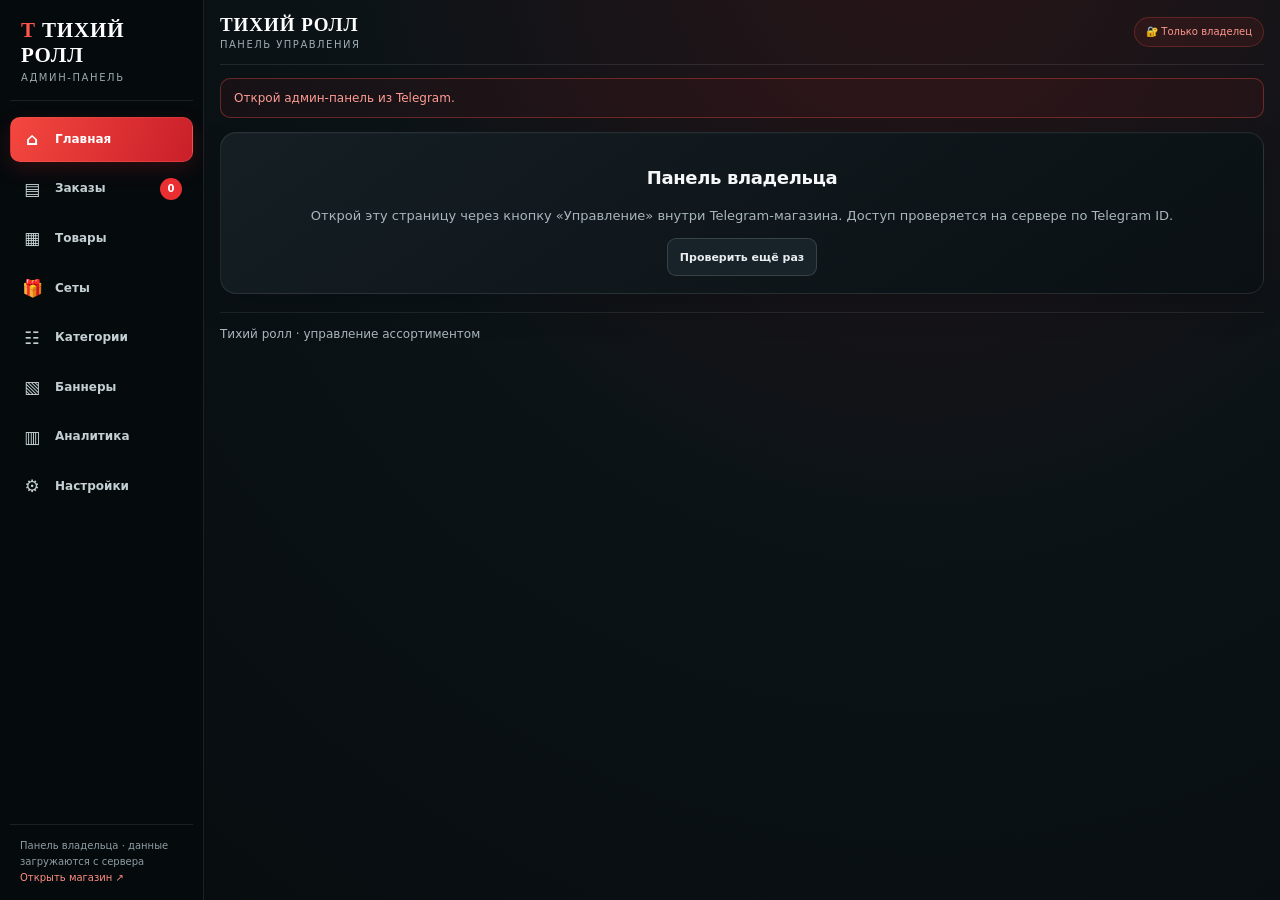
<file: admin.html>
<!doctype html>
<html lang="ru"><head><meta charset="utf-8"><meta name="viewport" content="width=device-width,initial-scale=1,viewport-fit=cover"><meta name="theme-color" content="#070b0e"><title>Тихий ролл — управление меню</title><script src="https://telegram.org/js/telegram-web-app.js"></script>
<style>
:root{color-scheme:dark;--bg:#100d09;--panel:#19140e;--gold:#e5b96f;--light:#ffe5a9;--muted:#b7a58b;--line:rgba(229,185,111,.27);--red:#ff6b62}*{box-sizing:border-box}body{margin:0;background:radial-gradient(ellipse at top,#302012 0,#100d09 55%);color:#fff4e0;font:15px/1.45 system-ui,-apple-system,Segoe UI,sans-serif}button,input,textarea,select{font:inherit}button{cursor:pointer}.wrap{max-width:900px;margin:auto;padding:18px 14px 48px}.head{display:flex;align-items:center;justify-content:space-between;gap:12px;margin-bottom:18px}.brand{font:700 19px Georgia,serif;letter-spacing:.09em}.brand small{display:block;color:var(--gold);font:10px system-ui;letter-spacing:.18em;margin-top:3px}.tag{border:1px solid var(--line);border-radius:99px;padding:7px 10px;color:var(--gold);font-size:12px}.panel{background:rgba(25,20,14,.96);border:1px solid var(--line);border-radius:18px;padding:16px;box-shadow:0 12px 40px #0004}.toolbar{display:flex;gap:10px;align-items:center;justify-content:space-between;flex-wrap:wrap;margin-bottom:14px}.btn{border:1px solid var(--line);border-radius:11px;padding:10px 13px;background:#21190f;color:var(--light);font-weight:700}.btn.primary{background:linear-gradient(135deg,#ffe7a4,#d99a3c);color:#241707;border:0}.btn.danger{color:#ffb2a9;border-color:#793d30}.muted{color:var(--muted);font-size:13px}.list{display:grid;gap:10px}.row{display:grid;grid-template-columns:76px 1fr auto;gap:12px;align-items:center;border:1px solid var(--line);background:#120f0b;border-radius:14px;padding:10px}.thumb{width:76px;height:76px;border-radius:10px;object-fit:cover;background:#2b2116}.row h3{margin:0 0 4px;font:700 16px Georgia,serif}.row p{margin:0;color:var(--muted);font-size:12px}.price{color:var(--light);font-weight:800;margin-top:5px}.row-actions{display:flex;gap:7px;flex-wrap:wrap;justify-content:flex-end}.status{margin:0 0 14px;padding:10px 12px;border-radius:10px;background:#20180f;color:var(--muted);font-size:13px}.status.error{color:#ffb2a9;border:1px solid #793d30}.status.ok{color:#bce7b9;border:1px solid #3d6337}.editor{display:none;margin-top:15px}.editor.open{display:block}.formgrid{display:grid;grid-template-columns:1fr 1fr;gap:12px}.field{display:grid;gap:6px}.field.full{grid-column:1/-1}.field label{font-size:12px;color:var(--muted)}input,textarea,select{width:100%;min-width:0;border:1px solid var(--line);border-radius:10px;padding:11px;background:#0e0b08;color:#fff3df;outline:none}input:focus,textarea:focus,select:focus{border-color:var(--gold)}textarea{min-height:86px;resize:vertical}.preview{display:flex;align-items:center;gap:12px}.preview img{width:100px;height:100px;object-fit:cover;border-radius:12px;border:1px solid var(--line);background:#2b2116}.checks{display:flex;gap:16px;flex-wrap:wrap}.checks label{display:flex;align-items:center;gap:7px}.checks input{width:auto}.formactions{display:flex;gap:9px;flex-wrap:wrap;margin-top:15px}.hidden{display:none!important}.help{font-size:12px;color:var(--muted);margin-top:8px}.login{text-align:center;padding:30px 15px}.login h2{font-family:Georgia,serif}.foot{font-size:12px;color:var(--muted);text-align:center;margin-top:18px}@media(max-width:560px){.wrap{padding:12px 10px 30px}.panel{padding:12px}.row{grid-template-columns:60px 1fr}.thumb{width:60px;height:60px}.row-actions{grid-column:1/-1;justify-content:flex-start}.formgrid{grid-template-columns:1fr}.field.full{grid-column:auto}.brand{font-size:16px}}

/* Responsive visual refinement */
:root { --gold:#e2b765; --light:#f3d79e; --muted:#c2b39c; --line:rgba(226,183,101,.32); }
.wrap { max-width:980px; padding-top:22px; }
.head { padding-bottom:14px; border-bottom:1px solid var(--line); }
.brand { letter-spacing:.1em; }
.panel { border-radius:20px; padding:20px; box-shadow:0 14px 40px rgba(0,0,0,.24),inset 0 1px 0 rgba(255,255,255,.02); }
.btn { min-height:42px; padding:10px 15px; transition:filter .15s,transform .15s,border-color .15s; }
.btn:hover { filter:brightness(1.08); border-color:rgba(243,215,158,.55); }
.btn:active { transform:translateY(1px); }
input,textarea,select { min-height:44px; font-size:14px; }
textarea { min-height:100px; }
.row { padding:12px; border-radius:16px; gap:14px; }
.thumb { border-radius:12px; }
.row h3 { font-family:system-ui,-apple-system,Segoe UI,sans-serif; font-size:16px; }
.status { line-height:1.5; border:1px solid transparent; }
.editor { margin-top:16px; }
.field label { font-size:13px; }
.help,.muted { line-height:1.5; }
@media(max-width:560px) {
 .wrap { padding:12px 10px 28px; }
 .head { align-items:flex-start; }
 .tag { font-size:11px; }
 .panel { padding:13px; border-radius:16px; }
 .toolbar { align-items:stretch; }
 .toolbar > .btn { align-self:flex-start; }
 .row { grid-template-columns:58px minmax(0,1fr); gap:10px; }
 .thumb { width:58px; height:58px; }
 .row h3 { font-size:15px; }
 .row p { font-size:12px; line-height:1.4; }
 .row-actions { grid-column:1/-1; }
 .row-actions .btn { flex:1 1 auto; }
 .formactions .btn { flex:1 1 140px; }
 .checks { gap:10px; }
}


.set-admin-card{grid-column:1/-1;display:grid;grid-template-columns:minmax(0,1fr) minmax(150px,220px);gap:16px;padding:15px;border:1px solid var(--line);border-radius:14px;background:linear-gradient(145deg,rgba(226,190,112,.06),rgba(0,0,0,.12))}
.set-admin-fields{display:grid;gap:10px;min-width:0}.set-admin-save-row{grid-column:1/-1;margin:0}.set-admin-save-row .btn{width:auto;min-width:220px}
.set-admin-image{display:grid;align-content:start;gap:9px;min-width:0}
.set-admin-preview{display:block;width:100%;height:120px;object-fit:cover;border:1px solid var(--line);border-radius:11px;background:#0e0b08}
.set-admin-file{font-size:12px;padding:8px!important}
.set-admin-image .btn{width:100%}
@media(max-width:560px){.set-admin-card{grid-template-columns:1fr}.set-admin-preview{height:170px;max-width:100%}.set-admin-image{grid-row:1}}
.admin-gallery-grid{display:grid;grid-template-columns:repeat(5,minmax(0,1fr));gap:9px;margin-top:10px}
.admin-gallery-item{min-width:0;border:1px solid var(--line);border-radius:10px;padding:8px;background:#110f0c}
.admin-gallery-item img{display:block;width:100%;aspect-ratio:1;object-fit:cover;border-radius:7px;background:#241b10;margin-bottom:7px}
.admin-gallery-item input[type=file]{width:100%;font-size:10px}
.admin-gallery-item button{width:100%;margin-top:6px;padding:6px}
.slide-photo-preview{display:block;width:100%;max-width:220px;height:110px;object-fit:cover;border:1px solid var(--line);border-radius:10px;margin:7px 0;background:#130f0b}
@media(max-width:700px){.admin-gallery-grid{grid-template-columns:repeat(2,minmax(0,1fr))}}

</style><link rel="stylesheet" href="./assets/premium-admin.css?v=orders-workbench-v2-20261031">
<link rel="stylesheet" href="./assets/full-admin.css?v=set-live-piece-count-20261115a"></head><body><main class="wrap"><header class="head"><div class="brand">ТИХИЙ РОЛЛ<small>ПАНЕЛЬ УПРАВЛЕНИЯ</small></div><span class="tag">🔐 Только владелец</span></header><div id="status" class="status">Проверяем доступ Telegram…</div><section id="login" class="panel login hidden"><h2>Панель владельца</h2><p class="muted">Открой эту страницу через кнопку «Управление» внутри Telegram-магазина. Доступ проверяется на сервере по Telegram ID.</p><button class="btn" id="retry">Проверить ещё раз</button></section><section id="app" class="hidden"><div class="panel"><div class="toolbar"><div><h2 style="font:700 23px Georgia,serif;margin:0">Меню и товары</h2><div class="muted">Меняй фотографии, названия, цены и описание — покупатели увидят обновления после перезагрузки магазина.</div></div><button class="btn primary" id="add">＋ Добавить товар</button></div><div id="list" class="list"></div></div><section class="panel" style="margin-top:16px"><div class="toolbar"><div><h2 style="font:700 23px Georgia,serif;margin:0">Заказы</h2><div class="muted">Статусы заказов и сводка по продажам</div></div><button class="btn" id="refreshOrders" type="button">Обновить</button></div><div id="analyticsSummary" class="muted" style="margin-bottom:12px">Загружаем статистику…</div><div id="ordersList" class="list"></div></section><section class="panel" style="margin-top:16px"><div class="toolbar"><div><h2 style="font:700 22px Georgia,serif;margin:0">Категории меню</h2><div class="muted">Создавай новые категории. Удалить можно только пустую категорию.</div></div></div><div class="formgrid" style="margin-top:14px"><div class="field"><label for="newCategoryName">Название категории</label><input id="newCategoryName" maxlength="60" placeholder="Например, Запечённые роллы"></div><div class="field"><label for="newCategoryId">ID (латиница)</label><input id="newCategoryId" maxlength="30" pattern="[A-Za-z0-9_-]{2,30}" placeholder="baked-rolls"></div><div class="field"><label for="newCategoryIcon">Значок (эмодзи)</label><input id="newCategoryIcon" maxlength="16" placeholder="🍣"></div><div class="field"><label for="newCategoryImage">Фото категории (HTTPS, необязательно)</label><input id="newCategoryImage" maxlength="2000" placeholder="https://..."></div><div class="field full"><button class="btn primary" id="addCategory" type="button">Добавить категорию</button></div></div><div id="categoriesList" class="list" style="margin-top:12px"></div></section><section id="editor" class="panel editor"><div class="toolbar"><h2 id="editorTitle" style="font:700 22px Georgia,serif;margin:0">Карточка товара</h2><span class="tag">Изменения сохраняются на сервере</span></div><form id="productForm" novalidate><div class="formgrid">
<div class="field"><label for="pid">ID товара (латиница, не менять у существующего)</label><input id="pid" required pattern="[A-Za-z0-9_-]{2,48}" maxlength="48"></div>
<div class="field"><label for="name">Название</label><input id="name" required maxlength="100"></div>
<div class="field"><label for="price">Цена, ₽</label><input id="price" type="number" required min="1" max="100000"></div>
<div class="field"><label for="cost">Себестоимость, ₽</label><input id="cost" type="number" min="0" max="100000" value="0"></div>
<div class="field"><label for="weight">Вес / размер</label><input id="weight" maxlength="30" placeholder="280 г"></div>
<div class="field"><label for="pieces">Количество, шт.</label><input id="pieces" type="number" min="1" max="100" value="8"></div>
<div class="field"><label for="stock">Остаток товара (пусто — без ограничений)</label><input id="stock" type="number" min="0" max="10000" placeholder="Без ограничений"></div>
<div class="field"><label for="cat">Категория</label><select id="cat"><option value="classic">Классические</option></select></div>
<div class="field"><label for="badge">Плашка</label><select id="badge"><option value="">Без плашки</option><option value="ХИТ">ХИТ</option><option value="НОВИНКА">НОВИНКА</option><option value="СКИДКА">СКИДКА</option></select></div>
<div class="field full"><label for="desc">Описание на странице товара</label><textarea id="desc" maxlength="1000" placeholder="Подробное описание блюда для страницы товара"></textarea><div class="help">Используется в подробной информации о товаре. Для короткого текста в каталоге есть отдельное поле ниже.</div></div><div class="field full"><label for="cardDescription">Текст в карточке каталога</label><textarea id="cardDescription" maxlength="1000" placeholder="Короткий текст, который покупатель увидит прямо в карточке каталога"></textarea><div class="help">Это отдельный текст под названием товара в каталоге, популярных товарах и избранном. Не заменяет описание на странице товара и ингредиенты.</div></div>
<div class="field full"><label for="details">Ингредиенты для окна «Состав»</label><textarea id="details" maxlength="1000" placeholder="Например: лосось, сливочный сыр, огурец, рис, нори"></textarea><div class="help">Этот текст используется в окне «Состав», которое покупатель открывает кнопкой на карточке.</div></div>
<div class="field full"><label>Главная фотография карточки</label><div class="preview"><img id="photoPreview" alt="Предпросмотр фото"><div><input id="photoFile" type="file" accept="image/jpeg,image/png,image/webp" onchange="if(this.files&&this.files[0]){var p=document.getElementById('photoPreview');if(p)p.src=URL.createObjectURL(this.files[0]);}"><div class="help">JPG, PNG или WebP. Автоматически преобразуется в WebP: до 1536 px, качество 86%. При необходимости размер дополнительно уменьшается под лимит сервера.</div><button type="button" class="btn" id="clearPhoto" style="margin-top:8px">Убрать фото</button></div></div></div>
<div class="field full"><div style="padding:13px 14px;border:1px solid rgba(230,180,72,.38);border-radius:12px;background:linear-gradient(135deg,rgba(230,180,72,.09),rgba(7,13,18,.35))"><label for="hitTemplate" style="display:flex;align-items:center;gap:10px;font-weight:800;color:#f6d28a"><input id="hitTemplate" type="checkbox" style="width:18px;height:18px;accent-color:#e8b84c"> Использовать фирменный шаблон «ХИТ»</label><div class="help" style="margin:7px 0 0 28px">Фото блюда автоматически встанет в готовое оформление с девушкой-поваром, плашками «ХИТ», «Готовим под заказ» и «Свежая сборка». Название, описание, вес, количество и цена берутся из этого товара.</div></div></div>
<div class="field full"><label>Дополнительные фотографии (до 5)</label><div id="galleryAdminEditor" class="admin-gallery-grid"></div><div class="help">Загрузи до пяти отдельных фотографий. Они будут листаться в карточке товара.</div></div>
<div class="field full checks"><label><input type="checkbox" id="active" checked> Показывать на сайте</label></div>
</div><div class="formactions"><button class="btn primary" type="button" id="save">Сохранить</button><button class="btn" type="button" id="cancel">Отмена</button><button class="btn danger hidden" type="button" id="delete">Удалить товар</button></div></form></section></section><section class="panel" style="margin-top:16px"><div class="toolbar"><div><h2 style="margin:0;font:700 20px Georgia,serif">Главный экран и реклама</h2><p class="muted">Тексты, слайды и рекламный блок сайта</p></div><button class="btn" type="button" id="reloadContent">Обновить</button></div><div class="formgrid">
<div class="field"><label for="heroTitle">Заголовок главного экрана</label><input id="heroTitle" maxlength="160"></div>
<div class="field"><label for="heroButton">Текст главной кнопки</label><input id="heroButton" maxlength="50"></div>
<div class="field full"><label for="heroSubtitle">Подзаголовок</label><textarea id="heroSubtitle" maxlength="300"></textarea></div>
<div class="field"><label for="promoTitle">Заголовок рекламного блока</label><input id="promoTitle" maxlength="120"></div>
<div class="field"><label for="promoButton">Текст кнопки рекламы</label><input id="promoButton" maxlength="50"></div>
<div class="field full"><label for="promoText">Текст рекламного блока</label><textarea id="promoText" maxlength="500"></textarea></div>
<div class="field full"><label for="promoLink">Ссылка кнопки рекламы</label><input id="promoLink" maxlength="300" placeholder="#menu"></div>
<div class="field full"><label>Фотография рекламного блока главного экрана</label><img id="promoImagePreview" class="slide-photo-preview" alt="Предпросмотр рекламного фото"><input id="promoImageFile" type="file" accept="image/jpeg,image/png,image/webp"><button class="btn" type="button" id="clearPromoImage">Убрать фото</button><div class="help">Выбери файл с компьютера — вставлять HTTPS-ссылку не нужно.</div></div>
</div><h3 style="margin:22px 0 8px">Готовые сеты</h3>
<p class="muted">Описание меняется прямо на карточке. Для фото вставь HTTPS-ссылку или загрузи JPG, PNG, WebP.</p>
<div id="setEditor" class="formgrid"></div>
<h3 style="margin:22px 0 8px">Сезонные баннеры на главной</h3><p class="muted">Убирай и возвращай каждый баннер отдельно. Это не удаляет сам сет из меню и не меняет его состав.</p><div id="seasonalBannerEditor" class="formgrid"></div>
<h3 style="margin:20px 0 8px">Слайды главного экрана</h3><p class="muted">До 3 слайдов. Для изображения укажи прямую HTTPS-ссылку. Пустая ссылка сохранит исходное фото.</p><div id="slideEditor" class="formgrid"></div><div class="formactions"><button class="btn primary" id="saveContent" type="button">Сохранить оформление</button><span id="saveContentStatus" class="muted" role="status" aria-live="polite">Изменения ещё не сохранены</span></div></section><div class="foot">Тихий ролл · управление ассортиментом</div></main>
<script>
const API='https://tihiy-roll-order-api.onrender.com';const tg=window.Telegram&&window.Telegram.WebApp;let initData='';let products=[];let editingId=null;let photoData='';let photoCleared=false;let photoProcessing=false;let photoUploadFailed=false;let photoProcessingError='';const $=id=>document.getElementById(id);if(tg){tg.ready();tg.expand();initData=tg.initData||''}function status(msg,type=''){const el=$('status');el.textContent=msg;el.className='status '+type}async function api(path,opts={}){if(!initData)throw new Error('Нет данных авторизации Telegram. Открой панель из Telegram.');const headers={...(opts.headers||{}),'X-Telegram-Init-Data':initData};if(opts.body)headers['Content-Type']='application/json';const res=await fetch(API+path,{...opts,headers,cache:'no-store'});let data={};try{data=await res.json()}catch(_){}if(!res.ok){const detail=Array.isArray(data.detail)?data.detail.map(item=>item.msg||item.message||JSON.stringify(item)).join('; '):data.detail;throw new Error(detail||data.message||('Ошибка сервера: '+res.status))}return data}function safeImage(src){return src||'data:image/svg+xml;charset=UTF-8,'+encodeURIComponent('<svg xmlns="http://www.w3.org/2000/svg" width="200" height="200"><rect width="100%" height="100%" fill="#241b10"/><text x="50%" y="52%" text-anchor="middle" fill="#e5b96f" font-size="18">Нет фото</text></svg>')}async function boot(){if(!initData){$('login').classList.remove('hidden');status('Открой админ-панель из Telegram.','error');return}try{const check=await fetch(API+'/api/admin/check',{method:'POST',headers:{'Content-Type':'application/json'},body:JSON.stringify({init_data:initData}),cache:'no-store'});const result=await check.json();if(!check.ok||!result.is_admin){$('login').classList.remove('hidden');status('Доступ запрещён. Проверь ADMIN_TELEGRAM_ID в настройках сервера.','error');return}status('Доступ подтверждён. Параллельно загружаем разделы…','ok');$('app').classList.remove('hidden');const ordersTask=loadOrders();const [productsResult,contentResult]=await Promise.allSettled([loadProducts(),loadSiteContentOriginal()]);if(siteContent){renderSetContentEditor();renderSeasonalBannerEditor()}if(productsResult.status==='rejected')status('Не удалось загрузить товары: '+productsResult.reason,'error');else if(contentResult.status==='rejected')status('Не удалось загрузить сеты: '+contentResult.reason,'error');else status('Админ-панель готова. Товары и сеты загружены.','ok');void ordersTask}catch(e){$('login').classList.remove('hidden');status(e.message,'error')}}const orderStatusLabels={new:'Новый',accepted:'Принят',preparing:'Готовится',ready:'Готов',completed:'Выдан',cancelled:'Отменён'};
async function loadOrders(){
  try{
    const [data,analytics]=await Promise.all([api('/api/admin/orders?limit=100'),api('/api/admin/analytics')]);
    const summary=data.summary||{};
    const reportOrders=Array.isArray(data.orders)?data.orders:[];
    window.__TIHIY_ADMIN_ORDERS=reportOrders;
    window.dispatchEvent(new CustomEvent('tihiy:orders-updated'));
    const trend=Array.isArray(analytics.daily)?analytics.daily:[];
    const statusCounts=analytics.status_counts||{};
    window.__TIHIY_ADMIN_REPORT__={summary:analytics,trend,statusCounts,recentOrdersCount:reportOrders.length};
    window.dispatchEvent(new CustomEvent('tihiy:analytics-updated'));
    $('analyticsSummary').textContent='Заказов: '+(analytics.orders_count||0)+' · Выручка без отмен: '+new Intl.NumberFormat('ru-RU').format(analytics.revenue||0)+' ₽ · Расчётная валовая прибыль: '+new Intl.NumberFormat('ru-RU').format(analytics.gross_profit||0)+' ₽ · В работе: '+(analytics.active_orders||0);
    const list=$('ordersList');list.replaceChildren();
    if(!data.orders||!data.orders.length){list.textContent='Пока нет сохранённых заказов.';return}
    data.orders.forEach(order=>{
      const row=document.createElement('article');row.className='row';row.style.gridTemplateColumns='minmax(0,1fr)';
      const title=document.createElement('h3');title.textContent=order.order_id+' · '+orderStatusLabels[order.status]+' · '+new Intl.NumberFormat('ru-RU').format(order.total)+' ₽';
      const details=document.createElement('p');details.textContent=(order.customer_name||'')+' · '+(order.phone||'')+' · '+(order.pickup_time||'');
      const items=document.createElement('p');items.textContent=(order.items||[]).map(i=>(i.name||i.id)+' × '+i.qty).join(', ');
      const notes=document.createElement('p');notes.textContent=order.notes?'Комментарий: '+order.notes:'';
      const date=document.createElement('p');date.textContent=order.created_at||'';
      const actions=document.createElement('div');actions.className='row-actions';
      [['accepted','Принять'],['preparing','Готовится'],['ready','Готов'],['completed','Выдан'],['cancelled','Отменить']].forEach(([status,label])=>{
        const btn=document.createElement('button');btn.type='button';btn.className='btn';btn.textContent=label;btn.disabled=order.status===status;
        btn.onclick=async()=>{try{await api('/api/admin/orders/'+encodeURIComponent(order.order_id),{method:'PATCH',body:JSON.stringify({status})});await loadOrders();statusMessage('Статус заказа обновлён','ok')}catch(e){statusMessage(e.message,'error')}};
        actions.append(btn);
      });
      row.append(title,details,items);if(order.notes)row.append(notes);row.append(date,actions);list.append(row);
    });
  }catch(e){$('analyticsSummary').textContent='Не удалось загрузить заказы: '+e.message}
}
function statusMessage(msg,type=''){status(msg,type)}
$('refreshOrders').addEventListener('click',loadOrders);
let categories=[];
function renderCategories(){
  const select=$('cat');const previous=select.value;select.replaceChildren();
  categories.forEach(cat=>{const option=document.createElement('option');option.value=cat.id;option.textContent=cat.name;select.append(option)});
  if(categories.some(cat=>cat.id===previous))select.value=previous;
  const list=$('categoriesList');list.replaceChildren();
  categories.forEach((cat,index)=>{
    const row=document.createElement('article');row.className='row category-admin-row';
    const label=document.createElement('div');label.textContent=(cat.icon?cat.icon+' ':'')+cat.name+' · '+cat.id+' · позиция '+(index+1);
    const actions=document.createElement('div');actions.className='row-actions';
    const edit=document.createElement('button');edit.type='button';edit.className='btn';edit.textContent='Изменить';
    const up=document.createElement('button');up.type='button';up.className='btn';up.textContent='↑';up.disabled=index===0;
    const down=document.createElement('button');down.type='button';down.className='btn';down.textContent='↓';down.disabled=index===categories.length-1;
    const remove=document.createElement('button');remove.type='button';remove.className='btn danger';remove.textContent='Удалить';
    const form=document.createElement('div');form.className='category-inline-editor hidden';
    form.innerHTML='<input data-cat-name maxlength="60" aria-label="Название категории"><input data-cat-icon maxlength="16" aria-label="Значок категории" placeholder="🍣"><input data-cat-image maxlength="2000" aria-label="HTTPS фото категории" placeholder="HTTPS-ссылка на фото (необязательно)"><div><button class="btn primary" type="button" data-cat-save>Сохранить</button><button class="btn" type="button" data-cat-cancel>Отмена</button></div>';
    form.querySelector('[data-cat-name]').value=cat.name;
    form.querySelector('[data-cat-icon]').value=cat.icon||'';
    form.querySelector('[data-cat-image]').value=cat.image||'';
    edit.onclick=()=>form.classList.toggle('hidden');
    form.querySelector('[data-cat-cancel]').onclick=()=>form.classList.add('hidden');
    form.querySelector('[data-cat-save]').onclick=async()=>{
      const payload={name:form.querySelector('[data-cat-name]').value.trim(),icon:form.querySelector('[data-cat-icon]').value.trim(),image:form.querySelector('[data-cat-image]').value.trim(),sort_order:Number(cat.sort_order||0)};
      try{await api('/api/admin/categories/'+encodeURIComponent(cat.id),{method:'PUT',body:JSON.stringify(payload)});await loadCategories();status('Категория обновлена','ok')}catch(e){status(e.message,'error')}
    };
    const move=async direction=>{
      const other=categories[index+direction];if(!other)return;
      try{
        await api('/api/admin/categories/'+encodeURIComponent(cat.id),{method:'PUT',body:JSON.stringify({name:cat.name,icon:cat.icon||'',image:cat.image||'',sort_order:Number(other.sort_order||0)})});
        await api('/api/admin/categories/'+encodeURIComponent(other.id),{method:'PUT',body:JSON.stringify({name:other.name,icon:other.icon||'',image:other.image||'',sort_order:Number(cat.sort_order||0)})});
        await loadCategories();status('Порядок категорий изменён','ok');
      }catch(e){status(e.message,'error')}
    };
    up.onclick=()=>move(-1);down.onclick=()=>move(1);
    remove.onclick=async()=>{if(!confirm('Удалить категорию «'+cat.name+'»?'))return;try{await api('/api/admin/categories/'+encodeURIComponent(cat.id),{method:'DELETE'});await loadCategories();status('Категория удалена','ok')}catch(e){status(e.message,'error')}};
    actions.append(edit,up,down,remove);row.append(label,actions,form);list.append(row);
  });
}
async function loadCategories(){categories=await api('/api/admin/categories');renderCategories()}
$('addCategory').addEventListener('click',async()=>{const name=$('newCategoryName').value.trim();let id=$('newCategoryId').value.trim();const icon=$('newCategoryIcon')?.value.trim()||'';const image=$('newCategoryImage')?.value.trim()||'';if(!id)id=name.toLowerCase().replace(/[^a-z0-9]+/g,'-').replace(/^-|-$/g,'');if(!id){status('Введи ID категории латиницей, например baked-rolls.','error');return}try{await api('/api/admin/categories',{method:'POST',body:JSON.stringify({id,name,icon,image})});$('newCategoryName').value='';$('newCategoryId').value='';if($('newCategoryIcon'))$('newCategoryIcon').value='';if($('newCategoryImage'))$('newCategoryImage').value='';await loadCategories();status('Категория добавлена','ok')}catch(e){status(e.message,'error')}});
async function loadProducts(){try{const [categoryData,productData]=await Promise.all([api('/api/admin/categories'),api('/api/admin/products')]);categories=Array.isArray(categoryData)?categoryData:[];renderCategories();products=Array.isArray(productData)?productData:[];renderList();status('Загружено товаров: '+products.length,'ok');return products}catch(e){status(e.message,'error');throw e}}function renderList(){const list=$('list');list.replaceChildren();if(!products.length){list.textContent='Товаров пока нет. Добавь первую карточку.';return}products.forEach(p=>{const row=document.createElement('article');row.className='row';const img=document.createElement('img');img.className='thumb';img.loading='lazy';img.decoding='async';img.width=64;img.height=64;img.src=safeImage(p.photo_url||p.photo);img.alt='';const content=document.createElement('div');const title=document.createElement('h3');title.textContent=p.name;const desc=document.createElement('p');desc.textContent=(p.active?'На сайте':'Скрыт')+' · '+(p.badge||'без плашки')+' · '+(p.weight||'вес не указан')+' · '+(p.stock==null?'остаток не ограничен':(p.stock>0?'остаток '+p.stock:'нет в наличии'));const price=document.createElement('div');price.className='price';price.textContent=new Intl.NumberFormat('ru-RU').format(p.price)+' ₽';const margin=document.createElement('p');margin.className='muted';margin.textContent=p.cost>0?'Себестоимость '+new Intl.NumberFormat('ru-RU').format(p.cost)+' ₽ · валовая прибыль '+new Intl.NumberFormat('ru-RU').format(p.price-p.cost)+' ₽ ('+Math.round((p.price-p.cost)/p.price*100)+'%)':'Себестоимость не указана';content.append(title,desc,price,margin);const actions=document.createElement('div');actions.className='row-actions';const edit=document.createElement('button');edit.className='btn';edit.textContent='✏️ Изменить';edit.onclick=()=>openEditor(p);const toggle=document.createElement('button');toggle.className='btn';toggle.textContent=p.active?'Скрыть':'Показать';toggle.onclick=async()=>{try{await api('/api/admin/products/'+encodeURIComponent(p.id),{method:'PUT',body:JSON.stringify({...p,active:!p.active})});await loadProducts()}catch(e){status(e.message,'error')}};actions.append(edit,toggle);row.append(img,content,actions);list.append(row)})}let productGalleryLoaded=false;
let productGalleryLoading=false;
async function openEditor(p=null){
 editingId=p?p.id:null;photoData=p?p.photo||'':'';photoCleared=false;photoProcessing=false;photoUploadFailed=false;photoProcessingError='';
 productGalleryPhotos=p&&Array.isArray(p.gallery)?p.gallery.slice(0,5):[];productGalleryFailed=new Set();productGalleryProcessing=0;productGalleryLoading=false;productGalleryLoaded=!p||Array.isArray(p.gallery);
 $('editorTitle').textContent=p?'Редактировать товар':'Новый товар';
 $('pid').value=p?p.id:'';$('pid').disabled=!!p;$('name').value=p?p.name:'';
 $('price').value=p?p.price:'';$('cost').value=p?p.cost||0:0;
 $('weight').value=p?p.weight||'280 г':'280 г';$('pieces').value=p?p.pieces||8:8;$('stock').value=p&&p.stock!=null?String(p.stock):'';
 $('cat').value=p?p.cat||'all':'classic';$('badge').value=p?p.badge||'':'';
 $('desc').value=p?p.desc||'':'';$('cardDescription').value=p?p.card_description||'':'';$('details').value=p?p.details||'':'';
 $('active').checked=p?p.active:true;$('hitTemplate').checked=p?p.hit_template===true:false;$('photoFile').value='';
 $('photoPreview').src=safeImage(p?(p.photo_url||photoData):photoData);renderProductGalleryEditor();
 $('delete').classList.toggle('hidden',!p);$('editor').classList.add('open');
 $('editor').scrollIntoView({behavior:'smooth',block:'start'});
 if(p&&!productGalleryLoaded){
  productGalleryLoading=true;status('Загружаем дополнительные фото этого товара…');
  try{
   const result=await api('/api/admin/products/'+encodeURIComponent(p.id)+'/gallery');
   if(editingId!==p.id)return;
   productGalleryPhotos=Array.isArray(result.gallery)?result.gallery.slice(0,5):[];
   productGalleryLoaded=true;renderProductGalleryEditor();status('Карточка товара загружена.','ok');
  }catch(error){if(editingId===p.id){productGalleryLoaded=false;status('Не удалось загрузить дополнительные фото: '+error.message,'error')}}
  finally{productGalleryLoading=false}
 }
}let productGalleryPhotos=[];
let productGalleryProcessing=0;
let productGalleryFailed=new Set();
function renderProductGalleryEditor(){
 const root=$('galleryAdminEditor');if(!root)return;root.replaceChildren();
 for(let i=0;i<5;i++){
  const item=document.createElement('div');item.className='admin-gallery-item';
  const img=document.createElement('img');img.alt='Дополнительное фото '+(i+1);img.src=safeImage(productGalleryPhotos[i]||'');
  const input=document.createElement('input');input.type='file';input.accept='image/jpeg,image/png,image/webp';input.setAttribute('aria-label','Загрузить дополнительное фото '+(i+1));
  const clear=document.createElement('button');clear.type='button';clear.className='btn';clear.textContent='Убрать';
  input.addEventListener('change',async event=>{
   const file=event.target.files&&event.target.files[0];if(!file)return;
   img.src=URL.createObjectURL(file);productGalleryFailed.add(i);productGalleryProcessing++;
   status('Обрабатываем дополнительное фото '+(i+1)+'…');
   try{
    productGalleryPhotos[i]=await compressImage(file,{maxDimension:1200,maxLength:240000});
    productGalleryFailed.delete(i);img.src=productGalleryPhotos[i];
    status('Дополнительное фото '+(i+1)+' подготовлено.','ok');
   }catch(error){status('Фото '+(i+1)+': '+error.message+' Выбери его заново или убери.','error')}
   finally{productGalleryProcessing=Math.max(0,productGalleryProcessing-1)}
  });
  clear.addEventListener('click',()=>{productGalleryPhotos[i]='';productGalleryFailed.delete(i);input.value='';img.src=safeImage('')});
  item.append(img,input,clear);root.append(item);
 }
}
function closeEditor(){$('editor').classList.remove('open');editingId=null;photoProcessing=false;$('save').disabled=false}
function compressImage(file,options={}){
 const maxDimension=Number(options.maxDimension)||1400;
 const maxLength=Number(options.maxLength)||1000000;
 return new Promise((resolve,reject)=>{
  if(!file)return reject(new Error('Файл фотографии не выбран.'));
  const objectUrl=URL.createObjectURL(file);
  const img=new Image();
  let finished=false;
  const finish=(error,value)=>{
   if(finished)return;
   finished=true;
   URL.revokeObjectURL(objectUrl);
   if(error)reject(error);else resolve(value);
  };
  img.onerror=()=>finish(new Error('Не удалось открыть это изображение. Пересохрани его в JPG, PNG или WebP.'));
  img.onload=async()=>{
   try{
    if(!img.naturalWidth||!img.naturalHeight)throw new Error('У фотографии не удалось определить размеры.');
    const scale=Math.min(1,maxDimension/Math.max(img.naturalWidth,img.naturalHeight));
    let width=Math.max(1,Math.round(img.naturalWidth*scale));
    let height=Math.max(1,Math.round(img.naturalHeight*scale));
    const canvas=document.createElement('canvas');
    const context=canvas.getContext('2d');
    if(!context)throw new Error('Браузер не смог подготовить изображение: недоступен Canvas.');
    const qualities=[0.88,0.82,0.76,0.70,0.64,0.58,0.52];
    const formats=['image/webp','image/jpeg'];
    const maxBlobBytes=Math.floor((maxLength-40)*0.75);
    let output='';
    for(let attempt=0;attempt<14&&!output;attempt++){
     canvas.width=width;canvas.height=height;
     context.clearRect(0,0,width,height);
     context.drawImage(img,0,0,width,height);
     for(const format of formats){
      for(const quality of qualities){
       let blob=null;
       try{blob=await new Promise(resolveBlob=>canvas.toBlob(resolveBlob,format,quality))}catch(_){blob=null}
       if(!blob||!['image/webp','image/jpeg'].includes(blob.type)||blob.size>maxBlobBytes)continue;
       const encoded=await new Promise((resolveData,rejectData)=>{
        const reader=new FileReader();
        reader.onerror=()=>rejectData(new Error('Не удалось прочитать подготовленное фото.'));
        reader.onload=()=>resolveData(typeof reader.result==='string'?reader.result:'');
        reader.readAsDataURL(blob);
       });
       if(encoded&&encoded.length<=maxLength&&(encoded.startsWith('data:image/webp;base64,')||encoded.startsWith('data:image/jpeg;base64,'))){
        output=encoded;
        break;
       }
      }
      if(output)break;
     }
     if(!output){width=Math.max(1,Math.round(width*0.86));height=Math.max(1,Math.round(height*0.86))}
    }
    if(!output)throw new Error('Не удалось сжать фотографию до безопасного размера. Попробуй JPG или PNG с меньшим исходным разрешением.');
    finish(null,output);
   }catch(error){finish(error instanceof Error?error:new Error('Не удалось подготовить фотографию.'))}
  };
  img.src=objectUrl;
 });
}
$('photoFile').addEventListener('change',async event=>{
 const file=event.target.files&&event.target.files[0];if(!file)return;
 const previewUrl=URL.createObjectURL(file);
 $('photoPreview').src=previewUrl;
 photoUploadFailed=false;photoProcessingError='';photoProcessing=true;status('Фото выбрано. Подготавливаем его…');
 try{
  const compressed=await compressImage(file,{maxDimension:1400,maxLength:650000});
  photoData=compressed;photoCleared=false;
  $('photoPreview').src=compressed;
  status('Фото подготовлено. Нажми «Сохранить».','ok');
 }catch(error){
  photoUploadFailed=true;photoProcessingError=error&&error.message?error.message:'Неизвестная ошибка обработки фото';
  status(photoProcessingError+' Выбери фото ещё раз или убери его перед сохранением.','error');
 }finally{
  photoProcessing=false;
 }
});
$('clearPhoto').addEventListener('click',()=>{
 photoData='';photoCleared=true;photoUploadFailed=false;photoProcessingError='';$('photoPreview').src=safeImage('');$('photoFile').value='';status('Основное фото будет удалено после сохранения.');
});
$('add').addEventListener('click',()=>openEditor());
$('cancel').addEventListener('click',closeEditor);
$('retry').addEventListener('click',boot);
$('save').addEventListener('click',()=>{status('Нажатие получено. Проверяю и сохраняю товар…');$('productForm').requestSubmit();});
$('productForm').addEventListener('submit',async event=>{
 event.preventDefault();
 const productForm=$('productForm');
 if(!productForm.checkValidity()){
  const invalidField=productForm.querySelector(':invalid');
  status('Не сохранено: проверь обязательные поля «ID товара», «Название» и «Цена», а также допустимые значения.','error');
  if(invalidField){invalidField.focus();invalidField.reportValidity();}
  return;
 }
 if(photoProcessing){status('Дождись завершения обработки фотографии.','error');return;}
 if(photoUploadFailed){status('Главная фотография не подготовлена: '+(photoProcessingError||'неизвестная ошибка обработки')+'. Выбери её заново или нажми «Убрать фото».','error');return;}
 if(productGalleryLoading||!productGalleryLoaded){status('Подожди, пока загрузятся дополнительные фото товара.','error');return;}
 if(productGalleryProcessing){status('Дождись завершения обработки дополнительных фотографий.','error');return;}
 if(productGalleryFailed.size){status('Есть дополнительные фото с ошибкой. Выбери их заново или убери.','error');return;}
 const currentProduct=editingId?products.find(item=>item.id===editingId):null;
 const payload={
  id:$('pid').value.trim(),name:$('name').value.trim(),price:Number($('price').value),
  cost:Number($('cost').value||0),weight:$('weight').value.trim()||'280 г',
  pieces:Number($('pieces').value||8),stock:$('stock').value===''?null:Number($('stock').value),
  details:$('details').value.trim(),card_description:$('cardDescription').value.trim(),
  gallery:productGalleryPhotos.filter(Boolean).slice(0,5),cat:$('cat').value,badge:$('badge').value,
  desc:$('desc').value.trim(),
  hit_template:$('hitTemplate').checked,active:$('active').checked,
  sort_order:currentProduct?Number(currentProduct.sort_order)||0:products.reduce((max,item)=>Math.max(max,Number(item.sort_order)||0),-1)+1
 };
 if(photoCleared)payload.photo='';
 else if(photoData)payload.photo=photoData;
 else if(!editingId)payload.photo='';
 const saveButton=$('save');saveButton.disabled=true;saveButton.textContent='Сохраняем…';
 try{
  const result=editingId
   ?await api('/api/admin/products/'+encodeURIComponent(editingId),{method:'PUT',body:JSON.stringify(payload)})
   :await api('/api/admin/products',{method:'POST',body:JSON.stringify(payload)});
  if(!result?.product)throw new Error('Сервер не подтвердил сохранение товара. Повтори сохранение.');
  if(Object.prototype.hasOwnProperty.call(payload,'photo')){
   const photoConfirmed=payload.photo===''?(result.product.photo||'')==='':Boolean(result.product.photo||result.product.photo_url);
   if(!photoConfirmed)throw new Error('Сервер не подтвердил сохранение фотографии. Повтори сохранение.');
  }
  closeEditor();await loadProducts();
  status('Товар и фотография сохранены на сервере. Перезагрузи магазин, чтобы увидеть обновление.','ok');
 }catch(error){status(error.message||'Не удалось сохранить товар.','error')}
 finally{saveButton.disabled=false;saveButton.textContent='Сохранить'}
});
$('delete').addEventListener('click',async()=>{
 if(!editingId||!confirm('Удалить товар «'+$('name').value+'»?'))return;
 try{await api('/api/admin/products/'+encodeURIComponent(editingId),{method:'DELETE'});closeEditor();await loadProducts();status('Товар удалён.','ok')}
 catch(error){status(error.message,'error')}
});
let siteSeasonalBanners=[];
let siteSetPhotoProcessing={},siteSetPhotoFailed={},siteSetGalleryProcessing={},siteSetGalleryFailed={};
let siteSetGalleryLoaded={},siteSetPhotoCleared={};

function updateSetPiecesDisplay(setId){
 const input=document.querySelector('[data-set-pieces="'+setId+'"]');
 const manual=document.querySelector('[data-set-pieces-manual="'+setId+'"]');
 if(!input)return;
 input.readOnly=!manual?.checked;
 if(manual?.checked)return;
 const total=(siteSetItems[setId]||[]).reduce((sum,item)=>{
  const product=products.find(row=>row.id===item.id);
  return sum+(Number(product?.pieces)||8)*(Number(item.qty)||0);
 },0);
 input.value=String(Math.max(1,Math.min(100,Math.round(total)||1)));
}

function collectSetContentPayload(){
 const ids=['solo','duo','party','newyear','autumn','winter','spring','summer'];
 const pendingMain=Object.keys(siteSetPhotoProcessing).filter(id=>siteSetPhotoProcessing[id]);
 const pendingGallery=Object.keys(siteSetGalleryProcessing).filter(key=>siteSetGalleryProcessing[key]);
 if(pendingMain.length||pendingGallery.length)throw new Error('Дождись завершения обработки всех фотографий сетов.');
 const failedMain=Object.keys(siteSetPhotoFailed).filter(id=>siteSetPhotoFailed[id]);
 const failedGallery=Object.keys(siteSetGalleryFailed).filter(key=>siteSetGalleryFailed[key]);
 if(failedMain.length||failedGallery.length)throw new Error('Некоторые фото сетов не удалось обработать. Повтори загрузку этих фотографий или убери их.');
 return ids.map(id=>{
  const pageDescription=document.querySelector('[data-set-desc="'+id+'"]');
  const cardDescription=document.querySelector('[data-set-card-description="'+id+'"]');
  const details=document.querySelector('[data-set-details="'+id+'"]');
  const weight=document.querySelector('[data-set-weight="'+id+'"]');
  const pieces=document.querySelector('[data-set-pieces="'+id+'"]');
  const piecesManual=document.querySelector('[data-set-pieces-manual="'+id+'"]');
  const badge=document.querySelector('[data-set-badge="'+id+'"]');
  const url=document.querySelector('[data-set-url="'+id+'"]');
  const cardText=cardDescription?cardDescription.value.trim():'';
  const itemRows=Array.from(document.querySelectorAll('[data-set-item-row="'+id+'"]'));
  const selectedItems=itemRows.length?itemRows.map(itemRow=>{
   const selected=itemRow.querySelector('[data-set-item-selected]');
   const quantity=itemRow.querySelector('[data-set-item-quantity]');
   const amount=Math.max(1,Math.min(50,Math.round(Number(quantity?.value)||1)));
   if(selected?.checked&&quantity)quantity.value=String(amount);
   return selected?.checked?{id:itemRow.dataset.productId,qty:amount}:null;
  }).filter(Boolean):(siteSetItems[id]||[]).filter(item=>item.qty>0);
  siteSetItems[id]=selectedItems.map(item=>({...item}));
  const piecesManualMode=!!piecesManual?.checked;
  const automaticPieces=selectedItems.reduce((sum,item)=>sum+(Number(products.find(product=>product.id===item.id)?.pieces)||8)*Number(item.qty||0),0);
  const savedPieces=piecesManualMode?Math.max(1,Math.min(100,Math.round(Number(pieces?.value)||1))):Math.max(1,Math.min(100,Math.round(automaticPieces)||1));
  const row={id,description:cardText,desc:pageDescription?pageDescription.value.trim():'',card_description:cardText,details:details?details.value.trim():'',weight:weight?weight.value.trim():'',pieces:savedPieces,pieces_manual:piecesManualMode,badge:badge?badge.value:'',items:selectedItems,active:siteSetActive[id]!==false,stock:siteSetStock[id]==null?null:Math.max(0,Number(siteSetStock[id])||0)};
  const image=siteSetPhotos[id]||(url?url.value.trim():'');
  if(image)row.image=image;
  if(siteSetPhotoCleared[id])row.clear_image=true;
  if(siteSetGalleryLoaded[id])row.photos=(siteSetGalleryPhotos[id]||[]).slice(0,5);
  return row;
 });
}

function updateSetSaveNotices(message,type='muted'){
 ['saveSetsTopStatus','saveSetsStatus'].forEach(id=>{
  const notice=$(id);if(!notice)return;
  notice.textContent=message;
  notice.className='status '+type;
  notice.hidden=false;
 });
 document.querySelectorAll('[data-set-save-status]').forEach(notice=>{
  const isActive=notice.dataset.setSaveStatus===window.__TIHIY_ACTIVE_SET_SAVE_ID;
  notice.hidden=!isActive;
  if(isActive){notice.textContent=message;notice.className='set-admin-save-status status '+type;}
 });
}
let setContentSaving=false;
async function saveSetContentOnly(){
 if(setContentSaving)return false;
 setContentSaving=true;
 const buttons=Array.from(document.querySelectorAll('#saveSetsFull,[data-save-set]'));
 buttons.forEach(button=>{
  if(!button.dataset.saveLabel)button.dataset.saveLabel=button.textContent;
  button.disabled=true;
  button.textContent='Сохраняем…';
 });
 updateSetSaveNotices('Сохраняем изменения сетов…','muted');
 status('Сохраняем готовые сеты и фотографии…');
 try{
  const sets=collectSetContentPayload();
  const saved=await api('/api/admin/site-content',{method:'PUT',body:JSON.stringify({sets})});
  const verify=saved.content||await api('/api/admin/site-content');
  const savedSets=Array.isArray(verify.sets)?verify.sets:[];
  const mismatches=sets.filter(expected=>{
   const actual=savedSets.find(row=>row&&row.id===expected.id);
   if(!actual)return true;
   if(actual.description!==expected.description||actual.desc!==expected.desc||actual.card_description!==expected.card_description||actual.details!==expected.details||String(actual.weight||'')!==expected.weight||Number(actual.pieces)!==expected.pieces||actual.pieces_manual!==expected.pieces_manual||String(actual.badge||'')!==expected.badge||JSON.stringify(actual.items||[])!==JSON.stringify(expected.items)||actual.active!==expected.active||(actual.stock??null)!==(expected.stock??null))return true;
   if(Object.prototype.hasOwnProperty.call(expected,'image')){
    if(String(expected.image||'').startsWith('data:image/')){if(!actual.image_url)return true}
    else if((actual.image||'')!==expected.image)return true;
   }
   if(Object.prototype.hasOwnProperty.call(expected,'photos')&&Number(actual.photos_count||0)!==expected.photos.length)return true;
   return false;
  });
  if(mismatches.length)throw new Error('Сервер не подтвердил сохранение сетов: '+mismatches.map(row=>row.id).join(', ')+'.');
  siteContent=verify;
  const message='Изменения сетов сохранены';
  updateSetSaveNotices(message,'ok');
  status(message,'ok');
  return true;
 }catch(error){
  const message='Не удалось сохранить сеты: '+(error&&error.message?error.message:String(error));
  updateSetSaveNotices(message,'error');
  status(message,'error');
  return false;
 }finally{
  buttons.forEach(button=>{
   button.disabled=false;
   button.textContent=button.dataset.saveLabel||'Сохранить изменения сетов';
  });
  setContentSaving=false;
 }
}

async function loadSiteContent(){
 try{
  siteContent=await api('/api/admin/site-content');
  $('heroTitle').value=siteContent.hero_title||'';
  $('heroSubtitle').value=siteContent.hero_subtitle||'';
  $('heroButton').value=siteContent.hero_button||'';
  $('promoTitle').value=siteContent.promo_title||'';
  $('promoText').value=siteContent.promo_text||'';
  $('promoButton').value=siteContent.promo_button||'';
  $('promoLink').value=siteContent.promo_link||'#menu';
  sitePromoImage=siteContent.promo_image||'';
  $('promoImagePreview').src=safeImage(sitePromoImage);
  $('promoImageFile').value='';
  const slides=Array.isArray(siteContent.slides)?siteContent.slides:[];
  const editor=$('slideEditor');editor.replaceChildren();siteSlidePhotos=[];
  for(let i=0;i<3;i++){
   const slide=slides[i]||{title:'',accent:'',desc:'',image:'',button:'',active:true};
   siteSlidePhotos[i]=typeof slide.image==='string'&&slide.image.startsWith('data:image/')?slide.image:'';
   const box=document.createElement('div');box.className='field full';box.style.cssText='border:1px solid var(--line);padding:12px;border-radius:12px';
   box.innerHTML='<strong>Слайд '+(i+1)+'</strong><div class="formgrid" style="margin-top:10px"><div class="field"><label>Заголовок</label><input maxlength="120" data-slide="'+i+'" data-key="title"></div><div class="field"><label>Акцентная строка</label><input maxlength="120" data-slide="'+i+'" data-key="accent"></div><div class="field full"><label>Описание</label><textarea maxlength="300" data-slide="'+i+'" data-key="desc"></textarea></div><div class="field full"><label>Ссылка на фото (необязательно)</label><input maxlength="2000" data-slide="'+i+'" data-key="image" placeholder="Можно загрузить файл ниже"></div><div class="field full"><img class="slide-photo-preview" data-slide-preview="'+i+'" alt="Предпросмотр слайда"><label>Или загрузить фото с компьютера</label><input type="file" accept="image/jpeg,image/png,image/webp" data-slide-file="'+i+'"></div><div class="field"><label>Текст кнопки</label><input maxlength="50" data-slide="'+i+'" data-key="button"></div><div class="field checks"><label><input type="checkbox" data-slide="'+i+'" data-key="active"> Показывать слайд</label></div></div>';
   editor.append(box);
   box.querySelectorAll('[data-slide]').forEach(el=>{const key=el.dataset.key;if(key==='active')el.checked=slide.active!==false;else el.value=(key==='image'&&siteSlidePhotos[i])?'':(slide[key]||'')});
   box.querySelector('[data-slide-preview="'+i+'"]').src=safeImage(slide.image||'');
   const imageInput=box.querySelector('[data-key="image"]');
   imageInput.addEventListener('input',()=>{siteSlidePhotos[i]='';box.querySelector('[data-slide-preview="'+i+'"]').src=safeImage(imageInput.value.trim())});
   box.querySelector('[data-slide-file="'+i+'"]').addEventListener('change',async event=>{
    const file=event.target.files&&event.target.files[0];if(!file)return;
    try{siteSlidePhotos[i]=await compressImage(file);imageInput.value='';box.querySelector('[data-slide-preview="'+i+'"]').src=siteSlidePhotos[i];status('Фото слайда '+(i+1)+' загружено.','ok')}
    catch(error){status(error.message,'error');event.target.value=''}
   });
  }
 }catch(e){status('Не удалось загрузить оформление: '+e.message,'error')}
}

function renderSeasonalBannerEditor(){
 const root=$('seasonalBannerEditor');if(!root||!siteContent)return;
 const defs=[
  {id:'newyear',title:'Новогодний сет'},
  {id:'autumn',title:'Осенний сет «Хорошее настроение»'},
  {id:'winter',title:'Зимний сет «Согревающий»'},
  {id:'spring',title:'Весенний сет «Цветение»'},
  {id:'summer',title:'Летний сет «Охлаждающий»'}
 ];
 const saved=Array.isArray(siteContent.seasonal_banners)?siteContent.seasonal_banners:[];
 root.replaceChildren();
 siteSeasonalBanners=defs.map(def=>{
  const row=saved.find(item=>item&&item.id===def.id);
  return {id:def.id,active:row?row.active!==false:true};
 });
 defs.forEach(def=>{
  const row=siteSeasonalBanners.find(item=>item.id===def.id);
  const card=document.createElement('div');card.className='field';
  card.style.cssText='border:1px solid var(--line);padding:13px;border-radius:12px;background:#120f0b';
  const label=document.createElement('label');label.style.cssText='display:flex;align-items:center;gap:9px;color:var(--light);font-weight:700';
  const checkbox=document.createElement('input');checkbox.type='checkbox';checkbox.checked=row.active;checkbox.style.width='auto';
  checkbox.addEventListener('change',()=>row.active=checkbox.checked);
  label.append(checkbox,document.createTextNode('Показывать баннер'));
  const title=document.createElement('div');title.textContent=def.title;title.style.marginTop='8px';
  card.append(label,title);root.append(card);
 });
}
function renderSetContentEditor(){
 const root=$('setEditor');if(!root||!siteContent)return;
 const definitions=[
  {id:'solo',title:'Сет «На одного»',description:'Филадельфия и Лава — для уютного ужина.',image:'./assets/set-solo.webp',items:[['philadelphia',1],['lava',1]]},
  {id:'duo',title:'Сет «Вечер вдвоём»',description:'Филадельфия, Тёплый краб и Лава — поделиться вкусом.',image:'./assets/set-duo.webp',items:[['philadelphia',1],['warm_crab',1],['lava',1]]},
  {id:'party',title:'Сет «Компания»',description:'Две Филадельфии, Лава, Тёплый краб и Тёплый лосось.',image:'./assets/set-party.webp',items:[['philadelphia',2],['lava',1],['warm_crab',1],['warm_salmon',1]]},
  {id:'newyear',title:'Новогодний сет',description:'Праздничная подборка: Филадельфия, Калифорния, Лава, Тёплый краб и Тёплый лосось.',image:'./assets/set-party.webp',items:[['philadelphia',1],['california',1],['lava',1],['warm_crab',1],['warm_salmon',1]]},
  {id:'autumn',title:'Осенний сет «Хорошее настроение»',description:'Осенний сет «Хорошее настроение»: любимые роллы с рыбой, нежным сыром и насыщенными соусами для уютного вечера.',image:'./assets/set-party.webp',items:[['philadelphia',1],['lava',1],['california',1],['unagi',1]]},
  {id:'winter',title:'Зимний сет «Согревающий»',description:'Зимний сет «Согревающий»: горячие роллы и азиатские хот-доги — сытное сочетание для холодного вечера.',image:'./assets/set-party.webp',items:[['warm_crab',1],['warm_salmon',1],['asian_hotdog_chicken',1],['asian_hotdog_shrimp',1]]},
  {id:'spring',title:'Весенний сет «Цветение»',description:'Весенний сет «Цветение»: лёгкое сочетание роллов с рыбой, свежими овощами и нежными вкусами.',image:'./assets/set-party.webp',items:[['philadelphia',1],['california',1],['lava',1]]},
  {id:'summer',title:'Летний сет «Охлаждающий»',description:'Летний сет «Охлаждающий»: сочные роллы и хрустящие закуски для яркого летнего перекуса.',image:'./assets/set-party.webp',items:[['unagi',1],['california',1],['asian_hotdog_shrimp',1],['snack_tempura_shrimp',1]]}
 ];
 const savedSets=Array.isArray(siteContent.sets)?siteContent.sets:[];
 root.replaceChildren();
 siteSetPhotos={};siteSetGalleryPhotos={};siteSetGalleryLoaded={};siteSetPhotoCleared={};
 siteSetItems={};siteSetActive={};siteSetStock={};siteSetPhotoProcessing={};siteSetPhotoFailed={};siteSetGalleryProcessing={};siteSetGalleryFailed={};
 definitions.forEach(def=>{
  const saved=savedSets.find(row=>row&&row.id===def.id)||{};
  const image=typeof saved.image==='string'?saved.image:'';
  siteSetPhotos[def.id]='';
  siteSetGalleryPhotos[def.id]=[];
  siteSetGalleryLoaded[def.id]=false;
  siteSetPhotoCleared[def.id]=false;
  const existingItems=Array.isArray(saved.items)?saved.items:def.items.map(([id,qty])=>({id,qty}));
  siteSetItems[def.id]=existingItems.map(row=>({id:row.id,qty:Number(row.qty)||0})).filter(row=>row.qty>0);
  siteSetActive[def.id]=saved.active!==false;
  siteSetStock[def.id]=saved.stock==null?null:Number(saved.stock);
  const calculatedPieces=existingItems.reduce((sum,row)=>sum+(Number(products.find(product=>product.id===row.id)?.pieces)||8)*Number(row.qty||0),0);
  const manualPieces=saved.pieces_manual===true;
  const calculatedWeight=existingItems.reduce((sum,row)=>sum+(parseInt(products.find(product=>product.id===row.id)?.weight,10)||0)*Number(row.qty||0),0);
  const box=document.createElement('div');box.className='set-admin-card';
  box.innerHTML='<div class="set-admin-fields"><strong></strong><div class="formgrid set-admin-meta" style="margin:10px 0"><div class="field"><label>Вес, г</label><input type="text" maxlength="30" data-set-weight="'+def.id+'" placeholder="Например, 960 г"></div><div class="field"><label>Количество, шт.</label><input type="number" min="1" max="100" data-set-pieces="'+def.id+'" placeholder="Автоматически по составу"><label class="set-pieces-manual-toggle"><input type="checkbox" data-set-pieces-manual="'+def.id+'"> Задать вручную</label><small class="help">По умолчанию количество считается по выбранным роллам.</small></div><div class="field full"><label>Плашка</label><select data-set-badge="'+def.id+'"><option value="">Без плашки</option><option value="ХИТ">ХИТ</option><option value="НОВИНКА">НОВИНКА</option><option value="СКИДКА">СКИДКА</option></select></div><div class="field full"><label>Описание на странице товара</label><textarea maxlength="1000" data-set-desc="'+def.id+'" placeholder="Подробное описание сета для страницы товара"></textarea></div><div class="field full"><label>Текст в карточке каталога</label><textarea maxlength="1000" data-set-card-description="'+def.id+'" placeholder="Короткий текст под названием сета в каталоге"></textarea></div><div class="field full"><label>Ингредиенты для окна «Состав»</label><textarea maxlength="1000" data-set-details="'+def.id+'" placeholder="Например: Филадельфия, Лава, креветка, рис, нори"></textarea></div></div><div class="field"><label>Ссылка на главное фото (можно оставить пустой)</label><input type="url" maxlength="2000" data-set-url="'+def.id+'" placeholder="HTTPS или загрузить файл ниже"></div><div class="field"><label>Главное фото</label><input class="set-admin-file" type="file" accept="image/jpeg,image/png,image/webp" data-set-file="'+def.id+'"></div><details class="set-admin-gallery" data-set-gallery-details="'+def.id+'"><summary>Дополнительные фото — до 5 (загружаются по запросу)</summary><div class="admin-gallery-grid" data-set-gallery="'+def.id+'"></div></details></div><div class="set-admin-image"><img class="set-admin-preview" data-set-preview="'+def.id+'" alt="" loading="lazy" decoding="async"><button class="btn" type="button" data-set-clear="'+def.id+'">Сбросить главное фото</button><div class="help">Фото загружаются с компьютера и сжимаются автоматически.</div></div><div class="set-composition-admin"><h4>Состав сета</h4><p class="help">Выбирай товары и указывай количество порций в составе.</p><div data-set-items="'+def.id+'"></div><div class="set-admin-options"><label><input type="checkbox" data-set-active="'+def.id+'"> Показывать на сайте</label><label>Остаток наборов (пусто — без учёта; 0 — нет в наличии) <input type="number" min="0" max="10000" placeholder="Без ограничений" data-set-stock="'+def.id+'"></label></div><div class="formactions set-admin-save-row"><button class="btn primary" type="button" data-save-set="'+def.id+'">Сохранить изменения сетов</button><span class="set-admin-save-status status muted hidden" data-set-save-status="'+def.id+'" role="status" aria-live="polite"></span></div></div>';
  root.append(box);
  box.querySelector('[data-save-set="'+def.id+'"]').addEventListener('click',()=>{window.__TIHIY_ACTIVE_SET_SAVE_ID=def.id;const existingButton=$('saveSetsFull');if(existingButton)existingButton.click();else if(typeof window.TihiyAdmin?.saveSets==='function')window.TihiyAdmin.saveSets();});
  box.querySelector('strong').textContent=def.title;
  box.querySelector('[data-set-desc="'+def.id+'"]').value=typeof saved.desc==='string'?saved.desc:(typeof saved.description==='string'?saved.description:def.description);
  box.querySelector('[data-set-card-description="'+def.id+'"]').value=typeof saved.card_description==='string'?saved.card_description:(typeof saved.description==='string'?saved.description:def.description);
  box.querySelector('[data-set-details="'+def.id+'"]').value=typeof saved.details==='string'?saved.details:'';
  box.querySelector('[data-set-weight="'+def.id+'"]').value=saved.weight!=null&&String(saved.weight).trim()?String(saved.weight):(calculatedWeight?calculatedWeight+' г':'');
  const piecesInput=box.querySelector('[data-set-pieces="'+def.id+'"]');
  const piecesManualInput=box.querySelector('[data-set-pieces-manual="'+def.id+'"]');
  piecesManualInput.checked=manualPieces;
  piecesInput.value=manualPieces&&Number.isInteger(Number(saved.pieces))&&Number(saved.pieces)>0?String(saved.pieces):String(Math.min(100,Math.max(1,calculatedPieces||8)));
  piecesInput.readOnly=!manualPieces;
  piecesManualInput.addEventListener('change',()=>updateSetPiecesDisplay(def.id));
  box.querySelector('[data-set-badge="'+def.id+'"]').value=typeof saved.badge==='string'?saved.badge:(def.id==='newyear'?'НОВИНКА':'');
  const url=box.querySelector('[data-set-url="'+def.id+'"]');
  const preview=box.querySelector('[data-set-preview="'+def.id+'"]');
  url.value=image.startsWith('data:image/')?'':image;
  preview.src=safeImage(saved.image_url||image||def.image);
  box.querySelector('[data-set-active="'+def.id+'"]').checked=siteSetActive[def.id];
  box.querySelector('[data-set-stock="'+def.id+'"]').value=siteSetStock[def.id]==null?'':String(siteSetStock[def.id]);
  box.querySelector('[data-set-active="'+def.id+'"]').addEventListener('change',event=>siteSetActive[def.id]=event.target.checked);
  box.querySelector('[data-set-stock="'+def.id+'"]').addEventListener('input',event=>siteSetStock[def.id]=event.target.value===''?null:Math.max(0,Math.min(10000,Number(event.target.value)||0)));
  const itemsRoot=box.querySelector('[data-set-items="'+def.id+'"]');
  (Array.isArray(products)?products:[]).forEach(product=>{
   const row=document.createElement('div');row.className='set-product-choice';row.dataset.setItemRow=def.id;row.dataset.productId=product.id;
   const current=siteSetItems[def.id].find(item=>item.id===product.id);
   const label=document.createElement('label');
   const checkbox=document.createElement('input');checkbox.type='checkbox';checkbox.checked=!!current;checkbox.disabled=product.active===false&&!current;checkbox.setAttribute('data-set-item-selected','');checkbox.setAttribute('aria-label','Включить '+product.name+' в состав сета');
   const name=document.createElement('span');name.textContent=product.name+(product.active===false?' (скрыт на сайте)':'');
   label.append(checkbox,name);
   const qty=document.createElement('input');qty.type='number';qty.min='1';qty.max='50';qty.value=String(current?.qty||1);qty.disabled=!current;qty.setAttribute('data-set-item-quantity','');qty.setAttribute('aria-label','Количество порций '+product.name);
   const syncSelectedItem=(normalize=false)=>{
    if(!checkbox.checked){
     qty.disabled=true;
     const index=siteSetItems[def.id].findIndex(item=>item.id===product.id);
     if(index>=0)siteSetItems[def.id].splice(index,1);
     updateSetPiecesDisplay(def.id);
     return;
    }
    qty.disabled=false;
    const raw=String(qty.value??'').trim();
    // Keep an empty value while the user is replacing "1" with "2" or "3".
    if(raw===''){
     if(!normalize)return;
     qty.value='1';
    }
    const amount=Math.max(1,Math.min(50,Math.round(Number(qty.value)||1)));
    if(normalize)qty.value=String(amount);
    const index=siteSetItems[def.id].findIndex(item=>item.id===product.id);
    if(index>=0)siteSetItems[def.id][index].qty=amount;
    else siteSetItems[def.id].push({id:product.id,qty:amount});
    updateSetPiecesDisplay(def.id);
   };
   checkbox.addEventListener('change',()=>syncSelectedItem(true));
   qty.addEventListener('input',()=>syncSelectedItem(false));
   qty.addEventListener('change',()=>syncSelectedItem(true));
   qty.addEventListener('blur',()=>syncSelectedItem(true));
   row.append(label,qty);itemsRoot.append(row);
  });
  updateSetPiecesDisplay(def.id);
  url.addEventListener('input',()=>{siteSetPhotos[def.id]='';siteSetPhotoCleared[def.id]=!url.value.trim();preview.src=safeImage(url.value.trim()||def.image)});
  box.querySelector('[data-set-file="'+def.id+'"]').addEventListener('change',async event=>{
   const file=event.target.files&&event.target.files[0];if(!file)return;
   siteSetPhotoProcessing[def.id]=true;siteSetPhotoFailed[def.id]=false;siteSetPhotoCleared[def.id]=false;
   status('Подготавливаем главное фото сета «'+def.title+'»…');
   try{siteSetPhotos[def.id]=await compressImage(file,{maxDimension:1400,maxLength:650000});url.value='';preview.src=siteSetPhotos[def.id];status('Главное фото '+def.title+' готово к сохранению.','ok')}
   catch(error){siteSetPhotoFailed[def.id]=true;status('Главное фото сета «'+def.title+'» не подготовлено: '+error.message,'error');event.target.value=''}
   finally{siteSetPhotoProcessing[def.id]=false}
  });
  box.querySelector('[data-set-clear="'+def.id+'"]').addEventListener('click',()=>{siteSetPhotos[def.id]='';siteSetPhotoCleared[def.id]=true;siteSetPhotoFailed[def.id]=false;url.value='';box.querySelector('[data-set-file="'+def.id+'"]').value='';preview.src=safeImage(def.image);status('Главное фото будет сброшено после сохранения.')});
  const gallery=box.querySelector('[data-set-gallery="'+def.id+'"]');
  const galleryDetails=box.querySelector('[data-set-gallery-details="'+def.id+'"]');
  const renderGallery=()=>{
   gallery.replaceChildren();
   for(let i=0;i<5;i++){
    const item=document.createElement('div');item.className='admin-gallery-item';
    const img=document.createElement('img');img.alt='Фото '+(i+1);img.loading='lazy';img.decoding='async';img.src=safeImage(siteSetGalleryPhotos[def.id][i]||'');
    const input=document.createElement('input');input.type='file';input.accept='image/jpeg,image/png,image/webp';input.setAttribute('aria-label','Дополнительное фото '+(i+1)+' для '+def.title);
    const clear=document.createElement('button');clear.type='button';clear.className='btn';clear.textContent='Убрать';
    const galleryKey=def.id+':'+i;
    input.addEventListener('change',async event=>{
     const file=event.target.files&&event.target.files[0];if(!file)return;
     siteSetGalleryProcessing[galleryKey]=true;siteSetGalleryFailed[galleryKey]=false;
     status('Подготавливаем дополнительное фото '+(i+1)+' сета «'+def.title+'»…');
     try{siteSetGalleryPhotos[def.id][i]=await compressImage(file,{maxDimension:1200,maxLength:240000});img.src=siteSetGalleryPhotos[def.id][i];status('Дополнительное фото '+(i+1)+' сета «'+def.title+'» загружено.','ok')}
     catch(error){siteSetGalleryFailed[galleryKey]=true;status('Дополнительное фото '+(i+1)+' сета «'+def.title+'» не подготовлено: '+error.message,'error');input.value=''}
     finally{siteSetGalleryProcessing[galleryKey]=false}
    });
    clear.addEventListener('click',()=>{siteSetGalleryPhotos[def.id][i]='';siteSetGalleryFailed[galleryKey]=false;input.value='';img.src=safeImage('')});
    item.append(img,input,clear);gallery.append(item);
   }
  };
  galleryDetails.addEventListener('toggle',async()=>{
   if(!galleryDetails.open||siteSetGalleryLoaded[def.id])return;
   const summary=galleryDetails.querySelector('summary');
   summary.textContent='Загружаем дополнительные фото…';
   try{
    const result=await api('/api/admin/site-content/sets/'+encodeURIComponent(def.id)+'/gallery');
    siteSetGalleryPhotos[def.id]=Array.from({length:5},(_,i)=>result.photos?.[i]||'');
    siteSetGalleryLoaded[def.id]=true;renderGallery();
    summary.textContent='Дополнительные фото — до 5';
   }catch(error){
    summary.textContent='Не удалось загрузить фото. Нажми, чтобы повторить';
    status('Не удалось загрузить галерею '+def.title+': '+error.message,'error');
   }
  });
 });
}

const loadSiteContentOriginal=loadSiteContent;
loadSiteContent=async function(){await loadSiteContentOriginal();renderSetContentEditor();renderSeasonalBannerEditor()};

$('reloadContent').addEventListener('click',loadSiteContent);
$('promoImageFile').addEventListener('change',async event=>{const file=event.target.files&&event.target.files[0];if(!file)return;try{sitePromoImage=await compressImage(file);$('promoImagePreview').src=sitePromoImage;status('Фото рекламного блока загружено.','ok')}catch(error){status(error.message,'error');event.target.value=''}});
$('clearPromoImage').addEventListener('click',()=>{sitePromoImage='';$('promoImagePreview').src=safeImage('');$('promoImageFile').value=''});
$('saveContent').addEventListener('click',async()=>{
 const saveButton=$('saveContent');
 const saveNotice=$('saveContentStatus');
 saveButton.disabled=true;
 saveButton.textContent='Сохраняем…';
 if(saveNotice){saveNotice.textContent='Отправляем изменения на сервер…';saveNotice.className='muted';}
 status('Сохраняем оформление на сервере…');
 try{
  const payload={hero_title:$('heroTitle').value.trim(),hero_subtitle:$('heroSubtitle').value.trim(),hero_button:$('heroButton').value.trim(),promo_title:$('promoTitle').value.trim(),promo_text:$('promoText').value.trim(),promo_button:$('promoButton').value.trim(),promo_link:$('promoLink').value.trim(),promo_image:sitePromoImage,slides:[],sets:[],seasonal_banners:siteSeasonalBanners.map(row=>({id:row.id,active:row.active!==false}))};
  document.querySelectorAll('#slideEditor [data-slide]').forEach(el=>{const i=Number(el.dataset.slide);payload.slides[i]=payload.slides[i]||{title:'',accent:'',desc:'',image:'',button:'',active:true};payload.slides[i][el.dataset.key]=el.dataset.key==='active'?el.checked:el.value.trim()});
  payload.slides.forEach((slide,i)=>{const imageInput=document.querySelector('[data-slide="'+i+'"][data-key="image"]');slide.image=siteSlidePhotos[i]||(imageInput?imageInput.value.trim():'')});
  payload.sets=collectSetContentPayload();
  const saved=await api('/api/admin/site-content',{method:'PUT',body:JSON.stringify(payload)});
  const verify=await api('/api/admin/site-content');
  const verified=Array.isArray(verify.seasonal_banners)?verify.seasonal_banners:[];
  const expected=payload.seasonal_banners;
  const mismatches=expected.filter(row=>{const actual=verified.find(item=>item.id===row.id);return !actual||actual.active!==row.active;});
  siteContent=verify;
  if(mismatches.length){
   const message='Сервер сохранил оформление, но не подтвердил видимость баннеров: '+mismatches.map(row=>row.id).join(', ')+'.';
   status(message,'error');if(saveNotice){saveNotice.textContent=message;saveNotice.className='status error';}
  }else{
   const message='Изменения сохранены и подтверждены сервером. Баннеры: '+verified.map(row=>(row.active?'ВКЛ ':'ВЫКЛ ')+row.id).join(' · ')+'.';
   status(message,'ok');if(saveNotice){saveNotice.textContent=message;saveNotice.className='status ok';}
  }
 }catch(e){const message='Не удалось сохранить изменения: '+(e&&e.message?e.message:String(e));status(message,'error');if(saveNotice){saveNotice.textContent=message;saveNotice.className='status error';}}
 finally{saveButton.disabled=false;saveButton.textContent='Сохранить оформление'}
});
window.TihiyAdmin={
  api,
  reloadOrders:loadOrders,
  reloadProducts:loadProducts,
  reloadContent:loadSiteContent,
  openEditor,
  getProducts:()=>products,
  getOrders:()=>window.__TIHIY_ADMIN_ORDERS||[],
  getInitData:()=>initData,
  saveSets:saveSetContentOnly
};
boot();
</script><script src="./assets/admin-workspace.js?v=sets-save-feedback-qty-20261115a"></script></body></html>
</file>
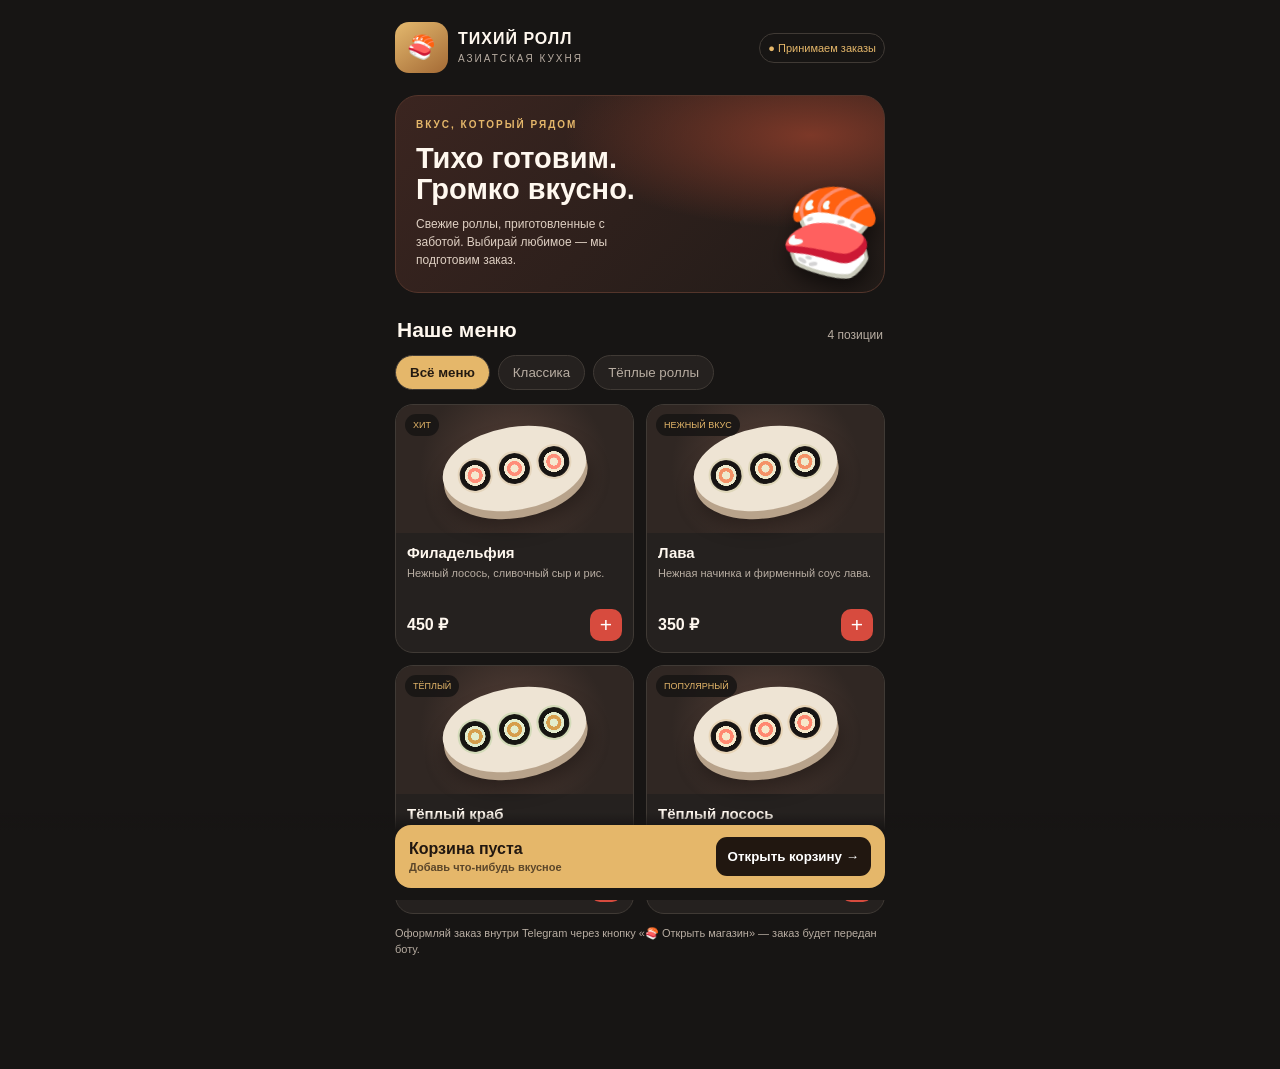
<file: index_tihiy_roll_connected.html>
<!doctype html><html lang="ru"><head><meta charset="utf-8"><meta name="viewport" content="width=device-width,initial-scale=1"><meta name="theme-color" content="#171514"><title>Тихий ролл</title>
<style>
:root{--bg:#171514;--card:#25211f;--text:#fff8ef;--muted:#b8ada2;--red:#d74b3e;--gold:#e5b76a;--line:#403a35}*{box-sizing:border-box}body{margin:0;background:var(--bg);color:var(--text);font-family:Arial,sans-serif}.app{max-width:520px;margin:auto;padding:0 15px 100px}header{display:flex;align-items:center;justify-content:space-between;padding:22px 0}.brand{display:flex;align-items:center;gap:10px}.logo{background:linear-gradient(145deg,#e4b96e,#a46a35);border-radius:14px;padding:12px;font-size:23px}.brand b{display:block;letter-spacing:1px}.brand small{font-size:10px;color:var(--muted);letter-spacing:2px}.badge{font-size:11px;color:var(--gold);border:1px solid var(--line);padding:8px;border-radius:20px}.hero{padding:23px 20px;border:1px solid #54352b;border-radius:23px;background:radial-gradient(ellipse at 85% 20%,#7c3828,transparent 42%),linear-gradient(135deg,#3b2520,#211b18);position:relative;overflow:hidden}.eyebrow{font-size:10px;color:var(--gold);letter-spacing:2px;font-weight:bold}.hero h1{font-size:29px;line-height:1.08;margin:13px 0 9px;max-width:245px}.hero p{font-size:12px;line-height:1.5;color:#dfd0c3;max-width:235px;margin:0}.hero:after{content:"🍣";position:absolute;right:0;bottom:8px;font-size:85px;transform:rotate(-12deg);filter:drop-shadow(0 10px 10px #0008)}.head{display:flex;justify-content:space-between;align-items:end;margin:25px 2px 13px}.head h2{margin:0;font-size:21px}.head span{font-size:12px;color:var(--muted)}.filters{display:flex;gap:8px;overflow:auto;margin-bottom:14px}.filter{white-space:nowrap;background:var(--card);color:var(--muted);border:1px solid var(--line);border-radius:30px;padding:9px 14px}.filter.active{background:var(--gold);color:#231a11;font-weight:bold}.grid{display:grid;grid-template-columns:repeat(2,minmax(0,1fr));gap:12px}.card{background:var(--card);border:1px solid var(--line);border-radius:18px;overflow:hidden}.food{height:128px;display:grid;place-items:center;position:relative;background:radial-gradient(circle,#594239,#302723 70%)}.plate{position:absolute;width:145px;height:83px;border-radius:50%;background:#eee4d4;box-shadow:0 8px 0 #b8a38b,0 16px 20px #0006;transform:rotate(-10deg)}.rolls{display:flex;gap:5px;z-index:1;transform:rotate(-10deg)}.roll{width:35px;height:35px;border-radius:50%;background:radial-gradient(circle,#f4e8cf 0 18%,#ff8d79 19% 34%,#f4e8cf 35% 47%,#171413 48% 66%,#25201d 67%);border:2px solid #e5d5bc}.lava .roll{filter:hue-rotate(12deg)}.crab .roll{filter:hue-rotate(35deg)}.salmon .roll{filter:saturate(1.2)}.tag{position:absolute;z-index:2;top:9px;left:9px;background:#171514df;color:var(--gold);font-size:9px;padding:6px 8px;border-radius:20px}.body{padding:11px}.body h3{font-size:15px;margin:0 0 5px}.desc{font-size:11px;color:var(--muted);line-height:1.4;min-height:31px;margin:0 0 12px}.price-row{display:flex;justify-content:space-between;align-items:center;gap:4px}.price{font-weight:bold}.add,.qty button{width:32px;height:32px;border:0;border-radius:10px;background:var(--red);color:white;font-size:21px}.qty{display:flex;gap:7px;align-items:center}.qty button{background:#38312c}.bottom{position:fixed;bottom:0;left:0;right:0;padding:12px 14px;background:linear-gradient(180deg,#17151400,#171514 20%);display:flex;justify-content:center}.cartbar{max-width:490px;width:100%;border-radius:16px;background:var(--gold);color:#211710;padding:12px 14px;display:flex;align-items:center;justify-content:space-between;gap:10px;font-weight:bold}.cartbar small{display:block;font-size:11px;margin-top:3px;opacity:.7}.cartbar button{background:#211710;color:white;border:0;border-radius:11px;padding:12px;font-weight:bold}.overlay{display:none;position:fixed;inset:0;background:#0009;align-items:end;justify-content:center;z-index:10}.overlay.show{display:flex}.sheet{width:100%;max-width:520px;max-height:88%;overflow:auto;background:#211e1c;border:1px solid var(--line);border-radius:24px 24px 0 0;padding:19px 18px 26px}.sheettop{display:flex;justify-content:space-between;align-items:center}.sheet h2{margin:0 0 13px}.close{background:#38312c;color:white;border:0;border-radius:10px;width:35px;height:35px;font-size:21px}.line{display:flex;justify-content:space-between;gap:10px;padding:12px 0;border-bottom:1px solid var(--line)}.line small{display:block;color:var(--muted);margin-top:4px}.q{display:flex;gap:8px;align-items:center}.q button{border:0;background:#38312c;color:white;border-radius:8px;width:27px;height:27px}.total{display:flex;justify-content:space-between;font-size:19px;font-weight:bold;padding:17px 0}label{display:block;color:var(--muted);font-size:12px;margin:12px 0 6px}input{width:100%;padding:13px;border:1px solid var(--line);border-radius:11px;background:#171514;color:white;font-size:16px}.primary{width:100%;padding:14px;border:0;border-radius:12px;background:var(--red);color:white;font-weight:bold;margin-top:15px}.note{font-size:11px;color:var(--muted);line-height:1.5}.empty,.success{text-align:center;color:var(--muted);padding:25px 4px}@media(max-width:360px){.hero h1{font-size:26px}.food{height:112px}.roll{width:30px;height:30px}}
</style></head><body><main class="app"><header><div class="brand"><div class="logo">🍣</div><div><b>ТИХИЙ РОЛЛ</b><small>АЗИАТСКАЯ КУХНЯ</small></div></div><div class="badge">● Принимаем заказы</div></header>
<section class="hero"><div class="eyebrow">ВКУС, КОТОРЫЙ РЯДОМ</div><h1>Тихо готовим.<br>Громко вкусно.</h1><p>Свежие роллы, приготовленные с заботой. Выбирай любимое — мы подготовим заказ.</p></section>
<div class="head"><h2>Наше меню</h2><span>4 позиции</span></div><div class="filters"><button class="filter active" data-filter="all">Всё меню</button><button class="filter" data-filter="classic">Классика</button><button class="filter" data-filter="warm">Тёплые роллы</button></div><section class="grid" id="menu"></section><p class="note">Оформляй заказ внутри Telegram через кнопку «🍣 Открыть магазин» — заказ будет передан боту.</p></main>
<div class="bottom"><div class="cartbar"><div><span id="count">Корзина пуста</span><small id="totalLabel">Добавь что-нибудь вкусное</small></div><button id="open">Оформить →</button></div></div>
<div class="overlay" id="overlay"><section class="sheet"><div class="sheettop"><h2>Твоя корзина</h2><button class="close" id="close">×</button></div><div id="items"></div><form id="form" hidden><label for="name">Имя</label><input id="name" required placeholder="Как к тебе обращаться?"><label for="phone">Телефон</label><input id="phone" type="tel" required placeholder="+7 ___ ___-__-__"><label for="time">Время получения</label><input id="time" required placeholder="Например, сегодня к 17:00"><button class="primary">Подтвердить заказ</button><p class="note">После подтверждения заказ будет отправлен боту в Telegram.</p></form><div id="success" hidden></div></section></div>
<script src="https://telegram.org/js/telegram-web-app.js"></script>
<script>
const products=[{id:'p',name:'Филадельфия',price:450,desc:'Нежный лосось, сливочный сыр и рис.',cat:'classic',tag:'ХИТ',art:''},{id:'l',name:'Лава',price:350,desc:'Нежная начинка и фирменный соус лава.',cat:'classic',tag:'НЕЖНЫЙ ВКУС',art:'lava'},{id:'c',name:'Тёплый краб',price:350,desc:'Сытный тёплый ролл с крабовой начинкой.',cat:'warm',tag:'ТЁПЛЫЙ',art:'crab'},{id:'s',name:'Тёплый лосось',price:450,desc:'Лосось и аппетитная тёплая подача.',cat:'warm',tag:'ПОПУЛЯРНЫЙ',art:'salmon'}];const cart={};const money=n=>new Intl.NumberFormat('ru-RU').format(n)+' ₽';const menu=document.getElementById('menu');
function draw(filter='all'){menu.innerHTML='';products.filter(p=>filter==='all'||p.cat===filter).forEach(p=>{let q=cart[p.id]||0;let el=document.createElement('article');el.className='card';el.innerHTML=`<div class="food ${p.art}"><span class="tag">${p.tag}</span><div class="plate"></div><div class="rolls"><i class="roll"></i><i class="roll"></i><i class="roll"></i></div></div><div class="body"><h3>${p.name}</h3><p class="desc">${p.desc}</p><div class="price-row"><span class="price">${money(p.price)}</span>${q?`<div class="qty"><button data-act="minus" data-id="${p.id}">−</button><b>${q}</b><button data-act="plus" data-id="${p.id}">+</button></div>`:`<button class="add" data-act="plus" data-id="${p.id}">+</button>`}</div></div>`;menu.append(el)})}
function sum(){let n=0,t=0;products.forEach(p=>{n+=cart[p.id]||0;t+=(cart[p.id]||0)*p.price});document.getElementById('count').textContent=n?'В корзине: '+n+' шт.':'Корзина пуста';document.getElementById('totalLabel').textContent=n?'Итого '+money(t):'Добавь что-нибудь вкусное';document.getElementById('open').textContent=n?'Оформить →':'Открыть корзину →'}
function change(id,d){cart[id]=Math.max(0,(cart[id]||0)+d);if(!cart[id])delete cart[id];draw(document.querySelector('.filter.active').dataset.filter);sum();if(document.getElementById('overlay').classList.contains('show'))drawCart()}
function drawCart(){const items=document.getElementById('items'),form=document.getElementById('form'),s=document.getElementById('success');s.hidden=true;form.hidden=true;items.hidden=false;items.innerHTML='';let n=0,t=0;products.forEach(p=>{let q=cart[p.id]||0;if(q){n+=q;t+=q*p.price;let r=document.createElement('div');r.className='line';r.innerHTML=`<div><b>${p.name}</b><small>${q} × ${money(p.price)}</small></div><div class="q"><button data-act="minus" data-id="${p.id}">−</button><b>${q}</b><button data-act="plus" data-id="${p.id}">+</button></div>`;items.append(r)}});if(!n){items.innerHTML='<div class="empty">🍣<br><br>Корзина пока пуста.<br>Добавь роллы из меню.</div>';return}let r=document.createElement('div');r.className='total';r.innerHTML=`<span>Итого</span><span>${money(t)}</span>`;items.append(r);form.hidden=false}
document.addEventListener('click',e=>{let b=e.target.closest('[data-act]');if(b)change(b.dataset.id,b.dataset.act==='plus'?1:-1)});document.querySelectorAll('.filter').forEach(b=>b.addEventListener('click',()=>{document.querySelectorAll('.filter').forEach(x=>x.classList.toggle('active',x===b));draw(b.dataset.filter)}));const ov=document.getElementById('overlay');document.getElementById('open').onclick=()=>{ov.classList.add('show');drawCart()};document.getElementById('close').onclick=()=>ov.classList.remove('show');ov.addEventListener('click',e=>{if(e.target===ov)ov.classList.remove('show')});
document.getElementById('form').addEventListener('submit',e=>{
  e.preventDefault();
  const tg = window.Telegram && window.Telegram.WebApp;
  if (!tg || typeof tg.sendData !== 'function') {
    alert('Открой магазин через кнопку «🍣 Открыть магазин» в чате с ботом Telegram, затем повтори заказ.');
    return;
  }
  const d = new FormData(e.target);
  const idMap = {p:'philadelphia', l:'lava', c:'warm_crab', s:'warm_salmon'};
  const order = {
    name: String(d.get('name') || '').trim(),
    phone: String(d.get('phone') || '').trim(),
    time: String(d.get('time') || '').trim(),
    items: products.filter(p => cart[p.id]).map(p => ({id:idMap[p.id], qty:cart[p.id]}))
  };
  if (!order.name || !order.phone || !order.time || !order.items.length) {
    alert('Проверь имя, телефон, время получения и корзину.');
    return;
  }
  tg.ready();
  tg.sendData(JSON.stringify(order));
});
draw();sum();
</script></body></html>
</file>
<file: assets/premium-admin.css>
:root{color-scheme:dark;--bg:#080c0f;--panel:#10171c;--gold:#ff4037;--light:#ff8979;--muted:#a9b5bb;--line:rgba(255,255,255,.1);--red:#ff4037}
*{box-sizing:border-box}
html,body{min-height:100%;background:#080c0f;color:#f4f7f8}
body{margin:0;background:radial-gradient(ellipse at 70% -10%,#291719 0,#0a1014 45%,#070a0d 100%);font:14px/1.45 Inter,ui-sans-serif,system-ui,-apple-system,"Segoe UI",sans-serif}
button,input,textarea,select{font:inherit}
.wrap{width:100%;max-width:none;min-height:100vh;margin:0;padding:0 0 28px}
.admin-shell{display:grid;grid-template-columns:238px minmax(0,1fr);max-width:1680px;min-height:100vh;margin:0 auto}
.admin-sidebar{position:sticky;top:0;height:100vh;display:flex;flex-direction:column;gap:18px;padding:24px 14px 16px;background:rgba(7,12,16,.94);border-right:1px solid rgba(255,255,255,.08);backdrop-filter:blur(16px);z-index:5}
.admin-logo{padding:0 12px 18px;border-bottom:1px solid rgba(255,255,255,.08);font:800 22px Georgia,serif;letter-spacing:.04em;color:#fff}
.admin-logo span{color:#ff544b}
.admin-logo small{display:block;margin-top:4px;font:10px system-ui;letter-spacing:.16em;color:#aab6bc}
.admin-nav{display:grid;gap:6px}
.admin-nav button{display:flex;align-items:center;gap:12px;min-height:43px;padding:10px 12px;border:1px solid transparent;border-radius:11px;background:transparent;color:#c4cfd3;text-align:left;font-size:13px;font-weight:700;cursor:pointer}
.admin-nav button:hover{background:rgba(255,255,255,.05);color:white}
.admin-nav button.active{background:linear-gradient(110deg,#f43a34,#c91f27);border-color:rgba(255,115,102,.38);color:white;box-shadow:0 7px 20px rgba(221,32,38,.18)}
.admin-nav .nav-icon{width:22px;text-align:center;font-size:17px}
.admin-sidebar-foot{margin-top:auto;padding:14px 10px 0;border-top:1px solid rgba(255,255,255,.08);color:#aab6bc;font-size:11px;line-height:1.5}
.admin-main{min-width:0;padding:22px 26px 60px}
.head{display:flex;align-items:center;justify-content:space-between;gap:15px;margin:0 0 14px;padding:0 0 15px;border-bottom:1px solid rgba(255,255,255,.1)}
.brand{font:800 20px Georgia,serif;letter-spacing:.05em;color:#fff}
.brand small{color:#a7b4ba;font:10px system-ui;letter-spacing:.16em}
.tag{border:1px solid rgba(255,75,64,.25);border-radius:99px;padding:7px 11px;background:rgba(255,64,55,.08);color:#ff978c;font-size:11px;white-space:nowrap}
.status{margin:0 0 15px;padding:10px 13px;border:1px solid rgba(255,255,255,.09);border-radius:11px;background:rgba(17,26,31,.84);color:#aab8be;font-size:12px}
.status.ok{border-color:rgba(86,198,130,.3);color:#9ce0b0;background:rgba(28,90,60,.12)}
.status.error{border-color:rgba(255,80,72,.35);color:#ff9b93;background:rgba(120,30,30,.12)}
.panel{min-width:0;border:1px solid rgba(255,255,255,.1);border-radius:17px;padding:18px;background:linear-gradient(145deg,rgba(21,31,36,.97),rgba(10,16,20,.98));box-shadow:0 14px 32px rgba(0,0,0,.18),inset 0 1px 0 rgba(255,255,255,.025)}
.panel h2,.panel h3{font-family:Inter,ui-sans-serif,system-ui,sans-serif!important;color:#f5f7f8}
.toolbar{align-items:center}
.toolbar h2{font-size:20px!important;letter-spacing:-.45px}
.muted,.help,.foot{color:#a9b6bc;line-height:1.5}
.btn{min-height:40px;padding:9px 13px;border:1px solid rgba(255,255,255,.14);border-radius:10px;background:#182329;color:#e8edef;font-weight:700;font-size:12px;transition:filter .15s,border-color .15s,transform .15s}
.btn:hover{filter:brightness(1.1);border-color:rgba(255,255,255,.3)}
.btn:active{transform:translateY(1px)}
.btn.primary{border:1px solid rgba(255,130,118,.35);background:linear-gradient(135deg,#ff564c,#e9222a);color:white;box-shadow:0 6px 18px rgba(226,33,42,.19)}
.btn.danger{border-color:rgba(255,81,72,.32);background:rgba(144,29,32,.16);color:#ff968d}
input,textarea,select{min-height:42px;border:1px solid rgba(255,255,255,.13);border-radius:9px;background:#0b1216;color:#f2f6f7;padding:10px 12px;font-size:13px}
input:focus,textarea:focus,select:focus{outline:none;border-color:#ff655a;box-shadow:0 0 0 3px rgba(255,64,55,.1)}
textarea{min-height:92px}
.field label{color:#aebbc0}
.row{border:1px solid rgba(255,255,255,.09);border-radius:13px;background:rgba(10,17,21,.72);padding:11px}
.row h3{font-size:15px}
.row p{color:#aab7bd}
.thumb{border:1px solid rgba(255,255,255,.1)}
.price{color:white}
.formgrid{gap:14px}
.formactions{gap:10px}
.checks label{color:#dce4e7}
.preview img,.admin-gallery-item img,.set-admin-preview,.slide-photo-preview{border-color:rgba(255,255,255,.14);border-radius:10px}
.admin-gallery-grid{gap:8px}
.admin-gallery-item{border-color:rgba(255,255,255,.11);background:#0c1418}
.admin-gallery-item button{min-height:31px;padding:5px}
.admin-page{display:none;min-width:0;animation:pageIn .18s ease}
.admin-page.active{display:block}
@keyframes pageIn{from{opacity:.7;transform:translateY(3px)}to{opacity:1;transform:none}}
.admin-page>.panel,.admin-page>section.panel{margin:0 0 15px!important}
.admin-page .editor{scroll-margin-top:18px}
.admin-page-title{display:flex;align-items:flex-end;justify-content:space-between;gap:14px;margin:2px 0 16px}
.admin-page-title h1{margin:0;font-size:27px;letter-spacing:-.8px;color:#fff}
.admin-page-title p{margin:5px 0 0;color:#9eabb1;font-size:12px}
.admin-home-hero{display:flex;align-items:center;justify-content:space-between;gap:20px;overflow:hidden;margin-bottom:15px;padding:23px;border:1px solid rgba(255,83,72,.25);border-radius:17px;background:radial-gradient(ellipse at 88% 50%,rgba(255,61,53,.22),transparent 48%),linear-gradient(115deg,#1c171a,#111a1f 65%,#13191e)}
.admin-home-hero h2{margin:0 0 6px;font-size:24px!important}
.admin-home-hero p{margin:0;color:#aebbc0}
.admin-home-actions{display:flex;gap:8px;flex-wrap:wrap}
.admin-home-kpis{display:grid;grid-template-columns:repeat(3,minmax(0,1fr));gap:12px;margin-bottom:15px}
.admin-home-kpi{padding:15px;border:1px solid rgba(255,255,255,.09);border-radius:13px;background:linear-gradient(145deg,#172329,#0d1519)}
.admin-home-kpi span{display:block;color:#9dabb1;font-size:11px}
.admin-home-kpi strong{display:block;margin-top:7px;font-size:20px;color:#fff}
.admin-home-shortcuts{display:grid;grid-template-columns:repeat(3,minmax(0,1fr));gap:12px}
.admin-home-shortcut{display:flex;align-items:center;gap:12px;padding:15px;border:1px solid rgba(255,255,255,.1);border-radius:13px;background:#111a1f;color:#e7edef;text-align:left;cursor:pointer}
.admin-home-shortcut:hover{border-color:rgba(255,84,74,.42)}
.admin-home-shortcut b{display:block}
.admin-home-shortcut small{display:block;margin-top:3px;color:#9eabb1}
.admin-home-shortcut i{display:grid;place-items:center;width:38px;height:38px;border-radius:10px;background:rgba(255,65,55,.12);color:#ff8579;font-style:normal;font-size:19px}
#app{min-width:0}
#app.hidden{display:none!important}
#editor.open{display:block}
#editor .formgrid{grid-template-columns:repeat(2,minmax(0,1fr))}
#editor .field.full{grid-column:1/-1}
#editor .admin-gallery-grid{grid-template-columns:repeat(5,minmax(0,1fr))}
#editor .preview{align-items:flex-start}
#editor .preview img{width:150px;height:150px}
#list{grid-template-columns:repeat(2,minmax(0,1fr))}
#list .row{grid-template-columns:82px minmax(0,1fr)!important}
#list .row .row-actions{grid-column:1/-1;justify-content:flex-start}
#ordersList{display:grid;grid-template-columns:repeat(2,minmax(0,1fr));gap:10px}
#ordersList .row{height:100%}
#categoriesList .row{grid-template-columns:minmax(0,1fr) auto!important}
#siteContentPanel .formgrid{grid-template-columns:repeat(2,minmax(0,1fr))}
#siteContentPanel .field.full{grid-column:1/-1}
#siteContentPanel #setEditor{grid-template-columns:repeat(2,minmax(0,1fr))}
#siteContentPanel .set-admin-card{grid-column:auto;grid-template-columns:minmax(0,1fr) 150px;gap:10px;padding:12px;border-color:rgba(255,255,255,.11);background:#0d1519}
#siteContentPanel .admin-gallery-grid{grid-template-columns:repeat(3,minmax(0,1fr))}
#siteContentPanel .admin-gallery-item{padding:6px}
#siteContentPanel .admin-gallery-item input{padding:6px;font-size:10px}
#siteContentPanel .admin-gallery-item img{aspect-ratio:1}
#siteContentPanel .set-admin-preview{height:120px}
.foot{text-align:left;margin-top:18px;padding-top:12px;border-top:1px solid rgba(255,255,255,.08)}
.hidden{display:none!important}
@media(max-width:1120px){
 .admin-shell{grid-template-columns:205px minmax(0,1fr)}
 .admin-sidebar{padding:18px 10px}
 .admin-main{padding:18px 18px 50px}
 #list,#ordersList{grid-template-columns:1fr}
}
@media(max-width:760px){
 .admin-shell{display:block}
 .admin-sidebar{position:sticky;top:0;z-index:20;width:100%;height:auto;display:block;padding:9px 10px 8px;border-right:0;border-bottom:1px solid rgba(255,255,255,.1)}
 .admin-logo{display:none}
 .admin-nav{display:flex;gap:5px;overflow-x:auto;scrollbar-width:none}
 .admin-nav::-webkit-scrollbar{display:none}
 .admin-nav button{flex:0 0 auto;min-height:38px;padding:8px 11px;font-size:11px;white-space:nowrap}
 .admin-nav .nav-icon{width:auto}
 .admin-sidebar-foot{display:none}
 .admin-main{padding:13px 10px 38px}
 .head{margin-bottom:10px;padding-bottom:10px}
 .brand{font-size:17px}
 .tag{font-size:10px}
 .panel{padding:13px;border-radius:14px}
 .toolbar{align-items:flex-start}
 .toolbar h2{font-size:17px!important}
 .admin-page-title h1{font-size:22px}
 .admin-home-hero{align-items:flex-start;flex-direction:column;padding:17px}
 .admin-home-hero h2{font-size:21px!important}
 .admin-home-kpis{grid-template-columns:repeat(2,minmax(0,1fr));gap:8px}
 .admin-home-shortcuts{grid-template-columns:1fr}
 #editor .formgrid,#siteContentPanel .formgrid,#siteContentPanel #setEditor{grid-template-columns:1fr}
 #editor .field.full,#siteContentPanel .field.full{grid-column:auto}
 #editor .admin-gallery-grid{grid-template-columns:repeat(2,minmax(0,1fr))}
 #siteContentPanel .set-admin-card{grid-template-columns:1fr}
 #siteContentPanel .set-admin-image{grid-row:1}
 #siteContentPanel .set-admin-preview{height:165px}
 #list,#ordersList{grid-template-columns:1fr}
 #list .row{grid-template-columns:62px minmax(0,1fr)!important}
 #list .thumb{width:62px;height:62px}
 #categoriesList .row{grid-template-columns:minmax(0,1fr) auto!important}
}


.admin-analytics-kpis{grid-template-columns:repeat(4,minmax(0,1fr))}
.admin-analytics-note{display:block;margin-top:6px;color:#91a0a7;font-size:10px;font-weight:500}
.admin-analytics-panel h2,.admin-analytics-lower h2{margin:0 0 14px;font-size:17px!important}
.admin-analytics-bars{display:grid;grid-template-columns:repeat(7,minmax(0,1fr));gap:10px;min-height:205px;align-items:end;padding:12px 8px 0;border-bottom:1px solid rgba(255,255,255,.1);background:repeating-linear-gradient(to top,transparent 0,transparent 48px,rgba(255,255,255,.045) 49px,transparent 50px)}
.admin-analytics-column{display:grid;grid-template-rows:auto 130px auto auto;align-items:end;justify-items:center;gap:6px;min-width:0}
.admin-analytics-amount{font-size:10px;color:#b4c1c6;white-space:nowrap}
.admin-analytics-track{display:flex;align-items:end;width:min(38px,75%);height:100%;overflow:hidden;border-radius:8px 8px 0 0;background:rgba(255,255,255,.045)}
.admin-analytics-bar{display:block;width:100%;min-height:3px;border-radius:7px 7px 0 0;background:linear-gradient(180deg,#ff8175,#e92c31);box-shadow:0 0 18px rgba(255,54,49,.18)}
.admin-analytics-column small{color:#d8e1e4;font-size:10px;text-transform:capitalize}
.admin-analytics-column em{color:#87969d;font-size:9px;font-style:normal}
.admin-analytics-panel>.muted{margin:12px 0 0;font-size:11px}
.admin-analytics-lower{display:grid;grid-template-columns:1fr 1fr;gap:14px;margin-top:14px}
.admin-status-row{display:grid;grid-template-columns:10px 1fr auto;align-items:center;gap:9px;padding:9px 0;border-bottom:1px solid rgba(255,255,255,.06);font-size:12px}
.admin-status-row i{width:9px;height:9px;border-radius:50%}
.admin-status-row b{color:#fff}
.admin-analytics-lower .muted{font-size:10px;margin:12px 0 0}
.admin-popular-row{display:grid;grid-template-columns:26px 1fr auto;align-items:center;gap:9px;padding:9px 0;border-bottom:1px solid rgba(255,255,255,.06);font-size:12px}
.admin-popular-rank{display:grid;place-items:center;width:24px;height:24px;border-radius:7px;background:rgba(255,65,55,.12);color:#ff8b80;font-size:11px;font-weight:850}
.admin-popular-row b{font-size:12px}
.admin-popular-row>span:last-child{color:#abb8be;white-space:nowrap}
@media(max-width:1120px){.admin-analytics-kpis{grid-template-columns:repeat(2,minmax(0,1fr))}}
@media(max-width:760px){
 .admin-analytics-kpis{grid-template-columns:repeat(2,minmax(0,1fr))}
 .admin-analytics-bars{gap:4px;padding-inline:0}
 .admin-analytics-column{grid-template-rows:auto 100px auto auto}
 .admin-analytics-amount{font-size:8px;letter-spacing:-.2px}
 .admin-analytics-column small{font-size:9px}
 .admin-analytics-lower{grid-template-columns:1fr}
}
</file>
<file: assets/full-admin.css>
:root{color-scheme:dark;--admin-bg:#070b0e;--admin-panel:#10191e;--admin-panel-2:#152127;--admin-text:#f4f7f8;--admin-muted:#9eacb3;--admin-accent:#f23b36;--admin-line:rgba(226,238,242,.1)}
*{box-sizing:border-box}
html,body{min-height:100%;background:var(--admin-bg);color:var(--admin-text)}
body{margin:0;background:radial-gradient(ellipse at 72% -12%,#2a1518 0,#0b1317 45%,#070b0e 100%);font:14px/1.45 Inter,ui-sans-serif,system-ui,-apple-system,"Segoe UI",sans-serif}
button,input,textarea,select{font:inherit}
.wrap{width:100%;max-width:none;min-height:100vh;margin:0;padding:0}
.admin-shell{display:grid;grid-template-columns:242px minmax(0,1fr);max-width:1720px;min-height:100vh;margin:0 auto}
.admin-sidebar{position:sticky;top:0;display:flex;flex-direction:column;gap:16px;height:100vh;padding:22px 13px 16px;background:rgba(6,11,14,.96);border-right:1px solid var(--admin-line);backdrop-filter:blur(16px);z-index:25}
.admin-logo{padding:0 12px 18px;border-bottom:1px solid var(--admin-line);font:800 22px Georgia,serif;letter-spacing:.04em;color:#fff}
.admin-logo span{color:#ff574d}
.admin-logo small{display:block;margin-top:4px;font:10px system-ui;letter-spacing:.16em;color:#9caab0}
.admin-nav{display:grid;gap:5px}
.admin-nav button{display:flex;align-items:center;gap:12px;min-height:43px;padding:10px 12px;border:1px solid transparent;border-radius:10px;background:transparent;color:#c3cfd3;text-align:left;font-size:12px;font-weight:750;cursor:pointer}
.admin-nav button:hover{background:rgba(255,255,255,.045);color:white}
.admin-nav button.active{border-color:rgba(255,105,94,.28);background:linear-gradient(110deg,#f4473f,#c91f29);color:white;box-shadow:0 7px 20px rgba(221,32,38,.18)}
.admin-nav .nav-icon{width:22px;text-align:center;font-size:17px}
.admin-sidebar-foot{margin-top:auto;padding:13px 10px 0;border-top:1px solid var(--admin-line);color:#8e9da4;font-size:10px;line-height:1.6}
.admin-sidebar-foot a{color:#ff8e82;text-decoration:none}
.admin-main{min-width:0;padding:20px 25px 56px}
.head{display:flex;align-items:center;justify-content:space-between;gap:12px;margin:0 0 13px;padding:0 0 14px;border-bottom:1px solid var(--admin-line)}
.brand{font:800 19px Georgia,serif;letter-spacing:.05em;color:#fff}
.brand small{display:block;margin-top:3px;color:#9eacb3;font:10px system-ui;letter-spacing:.15em}
.tag{border:1px solid rgba(255,75,64,.25);border-radius:99px;padding:7px 11px;background:rgba(255,64,55,.08);color:#ff978c;font-size:10px;white-space:nowrap}
.status{margin:0 0 14px;padding:10px 13px;border:1px solid rgba(255,255,255,.09);border-radius:10px;background:rgba(17,26,31,.84);color:#aab8be;font-size:12px}
.status.ok{border-color:rgba(86,198,130,.3);color:#9ce0b0;background:rgba(28,90,60,.12)}
.status.error{border-color:rgba(255,80,72,.35);color:#ff9b93;background:rgba(120,30,30,.12)}
.panel{min-width:0;border:1px solid var(--admin-line);border-radius:16px;padding:17px;background:linear-gradient(145deg,rgba(21,31,36,.98),rgba(10,16,20,.98));box-shadow:0 14px 32px rgba(0,0,0,.16),inset 0 1px 0 rgba(255,255,255,.025)}
.panel h2,.panel h3{font-family:Inter,ui-sans-serif,system-ui,sans-serif!important;color:#f5f7f8}
.panel h2{font-size:18px!important;letter-spacing:-.35px}
.toolbar{align-items:center}
.toolbar h2{font-size:19px!important}
.btn{min-height:38px;padding:9px 12px;border:1px solid rgba(255,255,255,.14);border-radius:9px;background:#182329;color:#e8edef;font-weight:750;font-size:11px;transition:filter .15s,border-color .15s,transform .15s}
.btn:hover{filter:brightness(1.1);border-color:rgba(255,255,255,.3)}
.btn:active{transform:translateY(1px)}
.btn.primary{border:1px solid rgba(255,130,118,.35);background:linear-gradient(135deg,#ff564c,#e9222a);color:white;box-shadow:0 6px 18px rgba(226,33,42,.18)}
.btn.danger{border-color:rgba(255,81,72,.32);background:rgba(144,29,32,.16);color:#ff968d}
input,textarea,select{min-height:40px;border:1px solid rgba(255,255,255,.13);border-radius:9px;background:#0b1216;color:#f2f6f7;padding:9px 11px;font-size:12px}
input:focus,textarea:focus,select:focus{outline:none;border-color:#ff655a;box-shadow:0 0 0 3px rgba(255,64,55,.1)}
textarea{min-height:88px}
.field label{color:#adbbc1}
.row{border:1px solid rgba(255,255,255,.09);border-radius:13px;background:rgba(10,17,21,.72);padding:11px}
.row h3{font-size:15px}
.row p{color:#aab7bd}
.thumb{border:1px solid rgba(255,255,255,.1);border-radius:10px}
.price{color:white}
.formgrid{gap:13px}
.formactions{gap:10px}
.checks label{color:#dce4e7}
.preview img,.admin-gallery-item img,.set-admin-preview,.slide-photo-preview{border-color:rgba(255,255,255,.14);border-radius:10px}
.admin-gallery-grid{gap:8px}
.admin-gallery-item{border-color:rgba(255,255,255,.11);background:#0c1418}
.admin-gallery-item button{min-height:30px;padding:5px}
.admin-page{display:none;min-width:0;animation:adminIn .18s ease}
.admin-page.active{display:block}
@keyframes adminIn{from{opacity:.7;transform:translateY(3px)}to{opacity:1;transform:none}}
.admin-page-title{display:flex;align-items:flex-end;justify-content:space-between;gap:14px;margin:1px 0 15px}
.admin-page-title h1{margin:0;font-size:27px;line-height:1.1;letter-spacing:-.75px;color:#fff}
.admin-page-title p{margin:6px 0 0;color:#9eabb1;font-size:12px}
.admin-home-hero{display:flex;align-items:center;justify-content:space-between;gap:20px;overflow:hidden;margin-bottom:15px;padding:22px;border:1px solid rgba(255,83,72,.25);border-radius:17px;background:radial-gradient(ellipse at 88% 50%,rgba(255,61,53,.22),transparent 48%),linear-gradient(115deg,#1c171a,#111a1f 65%,#13191e)}
.admin-home-hero h2{margin:0 0 6px;font-size:23px!important}
.admin-home-hero p{margin:0;color:#aebbc0}
.admin-home-actions{display:flex;gap:8px;flex-wrap:wrap}
.admin-kpis{display:grid;grid-template-columns:repeat(4,minmax(0,1fr));gap:11px;margin-bottom:14px}
.admin-kpi{padding:14px;border:1px solid rgba(255,255,255,.09);border-radius:13px;background:linear-gradient(145deg,#172329,#0d1519)}
.admin-kpi span{display:block;color:#9eabb1;font-size:10px}
.admin-kpi strong{display:block;margin-top:7px;color:#fff;font-size:20px;letter-spacing:-.4px}
.admin-kpi small{display:block;margin-top:4px;color:#8e9da4;font-size:9px}
.admin-home-grid{display:grid;grid-template-columns:1.2fr .8fr;gap:13px}
.admin-home-shortcuts{display:grid;grid-template-columns:repeat(2,minmax(0,1fr));gap:9px}
.admin-home-shortcut{display:flex;align-items:center;gap:11px;padding:13px;border:1px solid rgba(255,255,255,.1);border-radius:12px;background:#111a1f;color:#e7edef;text-align:left;cursor:pointer}
.admin-home-shortcut:hover{border-color:rgba(255,84,74,.42)}
.admin-home-shortcut i{display:grid;place-items:center;width:36px;height:36px;border-radius:10px;background:rgba(255,65,55,.12);color:#ff8579;font-style:normal;font-size:18px}
.admin-home-shortcut b{display:block;font-size:11px}
.admin-home-shortcut small{display:block;margin-top:3px;color:#9eabb1;font-size:9px}
.admin-page>.panel,.admin-page>section.panel{margin:0 0 14px!important}
#app{min-width:0}
#app.hidden{display:none!important}
.admin-orders-toolbar{display:grid;grid-template-columns:minmax(0,1fr) 230px;gap:10px;margin-bottom:12px}
.admin-orders-filters{display:flex;gap:6px;flex-wrap:wrap;margin-bottom:12px}
.admin-filter{border:1px solid rgba(255,255,255,.12);border-radius:8px;background:#111b20;color:#b8c5ca;padding:8px 11px;font-size:10px;font-weight:750;cursor:pointer}
.admin-filter.active{border-color:#ff5149;background:rgba(255,63,57,.16);color:#fff}
.admin-orders-layout{display:grid;grid-template-columns:minmax(260px,.78fr) minmax(0,1.22fr);gap:12px;align-items:start}
.admin-order-list{display:grid;gap:7px;max-height:calc(100vh - 290px);overflow:auto;padding-right:3px}
.admin-order-row{display:grid;grid-template-columns:minmax(0,1fr) auto;gap:8px;align-items:center;padding:10px;border:1px solid rgba(255,255,255,.09);border-radius:11px;background:#0d161a;color:#fff;text-align:left;cursor:pointer}
.admin-order-row:hover,.admin-order-row.active{border-color:rgba(255,83,73,.58);background:#172126}
.admin-order-primary{display:flex;gap:9px;min-width:0;align-items:center}
.admin-order-thumb{width:48px;height:48px;flex:0 0 48px;border-radius:9px;object-fit:cover;background:#1a242a}
.admin-order-meta{min-width:0}
.admin-order-meta b{display:block;font-size:11px;overflow:hidden;text-overflow:ellipsis;white-space:nowrap}
.admin-order-meta small{display:block;margin-top:4px;color:#9daab0;font-size:9px;line-height:1.35}
.admin-order-price{text-align:right}
.admin-order-price b{display:block;font-size:12px}
.admin-order-price small{display:block;margin-top:5px;color:#a6b4ba;font-size:9px}
.admin-status{display:inline-flex;align-items:center;gap:5px;border-radius:20px;padding:5px 8px;font-size:9px;font-weight:850;white-space:nowrap}
.admin-status:before{content:"";width:6px;height:6px;border-radius:50%;background:currentColor}
.status-new{background:rgba(50,146,240,.13);color:#73b7ff}
.status-accepted{background:rgba(229,161,58,.13);color:#f0bc65}
.status-preparing{background:rgba(255,82,70,.13);color:#ff887d}
.status-ready{background:rgba(56,193,137,.13);color:#69d7a7}
.status-completed{background:rgba(128,143,151,.13);color:#b5c1c6}
.status-cancelled{background:rgba(176,91,123,.13);color:#d995b1}
.admin-order-detail{min-width:0;border:1px solid rgba(255,255,255,.1);border-radius:14px;background:#0d1519;overflow:hidden}
.admin-order-detail-head{display:flex;align-items:flex-start;justify-content:space-between;gap:10px;padding:14px 15px;border-bottom:1px solid rgba(255,255,255,.08)}
.admin-order-detail-head h2{margin:0!important;font-size:18px!important}
.admin-order-detail-head p{margin:5px 0 0;color:#98a7ad;font-size:10px}
.admin-order-body{padding:13px}
.admin-order-progress{display:grid;grid-template-columns:repeat(4,minmax(0,1fr));gap:5px;margin-bottom:14px}
.admin-order-step{position:relative;text-align:center;color:#7f9097;font-size:9px}
.admin-order-step i{display:grid;place-items:center;width:27px;height:27px;margin:0 auto 6px;border:1px solid rgba(255,255,255,.18);border-radius:50%;background:#152126;font-style:normal}
.admin-order-step.done{color:#dce9e4}
.admin-order-step.done i{border-color:#50be88;background:rgba(45,165,111,.22);color:#81e0ae}
.admin-order-step.current{color:#ffaaa1}
.admin-order-step.current i{border-color:#ff685c;background:rgba(244,58,54,.18);color:#fff}
.admin-order-sections{display:grid;grid-template-columns:1fr 1fr;gap:9px;margin-bottom:12px}
.admin-order-info{min-width:0;padding:11px;border:1px solid rgba(255,255,255,.08);border-radius:10px;background:#111c21}
.admin-order-info h3{margin:0 0 7px;font-size:10px!important;color:#9eabb1}
.admin-order-info b{display:block;overflow-wrap:anywhere;font-size:11px;color:#f2f6f7}
.admin-order-info p{margin:4px 0 0;color:#aab7bd;font-size:10px;line-height:1.45}
.admin-order-items{display:grid;gap:7px;margin:12px 0}
.admin-order-item{display:grid;grid-template-columns:42px minmax(0,1fr) auto;align-items:center;gap:8px;padding:7px;border:1px solid rgba(255,255,255,.07);border-radius:9px;background:#111a1f}
.admin-order-item img{width:42px;height:42px;border-radius:7px;object-fit:cover;background:#202a2f}
.admin-order-item b{display:block;font-size:10px}
.admin-order-item small{display:block;margin-top:3px;color:#91a0a6;font-size:9px}
.admin-order-item strong{font-size:10px;white-space:nowrap}
.admin-order-total{display:flex;justify-content:space-between;align-items:center;padding:12px 2px;border-top:1px solid rgba(255,255,255,.1);font-size:12px}
.admin-order-total strong{font-size:19px}
.admin-order-note{padding:11px;border-radius:9px;background:rgba(255,255,255,.04);color:#b7c3c8;font-size:10px;line-height:1.5}
.admin-order-actions{display:flex;gap:7px;flex-wrap:wrap;margin-top:12px}
.admin-order-actions .btn{flex:1 1 105px}
.admin-empty{padding:25px 15px;text-align:center;color:#94a3aa;border:1px dashed rgba(255,255,255,.13);border-radius:12px}
.admin-analytics-root{display:grid;gap:13px}
.admin-analytics-kpis{display:grid;grid-template-columns:repeat(4,minmax(0,1fr));gap:11px}
.admin-analytics-panel h2,.admin-analytics-lower h2{margin:0 0 13px;font-size:16px!important}
.admin-analytics-bars{display:grid;grid-template-columns:repeat(7,minmax(0,1fr));gap:9px;min-height:210px;align-items:end;padding:10px 7px 0;border-bottom:1px solid rgba(255,255,255,.1);background:repeating-linear-gradient(to top,transparent 0,transparent 48px,rgba(255,255,255,.04) 49px,transparent 50px)}
.admin-analytics-column{display:grid;grid-template-rows:auto 132px auto auto;align-items:end;justify-items:center;gap:5px;min-width:0}
.admin-analytics-amount{font-size:9px;color:#b4c1c6;white-space:nowrap}
.admin-analytics-track{display:flex;align-items:end;width:min(38px,72%);height:100%;overflow:hidden;border-radius:8px 8px 0 0;background:rgba(255,255,255,.045)}
.admin-analytics-bar{display:block;width:100%;min-height:3px;border-radius:7px 7px 0 0;background:linear-gradient(180deg,#ff8175,#e92c31);box-shadow:0 0 18px rgba(255,54,49,.18)}
.admin-analytics-column small{color:#d8e1e4;font-size:10px}
.admin-analytics-column em{color:#87969d;font-size:9px;font-style:normal}
.admin-analytics-lower{display:grid;grid-template-columns:1fr 1fr;gap:13px}
.admin-status-row{display:grid;grid-template-columns:10px 1fr auto;align-items:center;gap:9px;padding:8px 0;border-bottom:1px solid rgba(255,255,255,.06);font-size:11px}
.admin-status-row i{width:9px;height:9px;border-radius:50%}
.admin-popular-row{display:grid;grid-template-columns:25px 1fr auto;align-items:center;gap:9px;padding:9px 0;border-bottom:1px solid rgba(255,255,255,.06);font-size:11px}
.admin-popular-rank{display:grid;place-items:center;width:23px;height:23px;border-radius:7px;background:rgba(255,65,55,.12);color:#ff8b80;font-size:10px;font-weight:850}
.admin-settings-grid{display:grid;grid-template-columns:repeat(2,minmax(0,1fr));gap:12px}
.admin-settings-section{padding:14px;border:1px solid rgba(255,255,255,.09);border-radius:12px;background:#0d161a}
.admin-settings-section h2{margin:0 0 12px!important;font-size:14px!important}
.admin-settings-field{display:grid;gap:6px;margin-bottom:10px}
.admin-settings-field label{color:#a9b6bc;font-size:10px}
.admin-settings-hours{display:grid;gap:7px}
.admin-hour-row{display:grid;grid-template-columns:110px minmax(0,1fr) minmax(0,1fr) 74px;gap:7px;align-items:center}
.admin-hour-row span{font-size:10px;color:#d8e1e4}
.admin-hour-row input{min-width:0;min-height:34px;padding:6px;font-size:10px}
.admin-hour-row label{display:flex;align-items:center;gap:4px;font-size:9px;color:#aab6bb}
.admin-hour-row label input{min-height:auto;width:auto}
.admin-zone-row{display:grid;grid-template-columns:1.3fr .7fr .7fr auto;gap:7px;margin:8px 0}
.admin-zone-row input{min-width:0;min-height:35px;padding:6px;font-size:10px}
.admin-integrations{display:grid;gap:8px}
.admin-integration-row{display:flex;justify-content:space-between;gap:10px;padding:10px;border:1px solid rgba(255,255,255,.08);border-radius:9px;background:#111b20;font-size:10px}
.admin-integration-row strong{color:#b6c4c8}
.admin-integration-row .connected{color:#79dda3}
.admin-integration-row .disconnected{color:#c28c91}
.admin-content-tabs{display:flex;gap:7px;flex-wrap:wrap;margin-bottom:12px}
.admin-content-tab{border:1px solid rgba(255,255,255,.12);border-radius:9px;background:#101a1f;color:#b8c4c9;padding:8px 12px;font-size:10px;font-weight:800;cursor:pointer}
.admin-content-tab.active{border-color:rgba(255,82,73,.4);background:rgba(255,64,55,.15);color:#fff}
.admin-content-subsection{display:none}
.admin-content-subsection.active{display:block}
#editor.open{display:block}
#editor .formgrid{grid-template-columns:repeat(2,minmax(0,1fr))}
#editor .field.full{grid-column:1/-1}
#editor .admin-gallery-grid{grid-template-columns:repeat(5,minmax(0,1fr))}
#editor .preview{align-items:flex-start}
#editor .preview img{width:150px;height:150px}
#list{display:grid;grid-template-columns:repeat(2,minmax(0,1fr))}
#list .row{grid-template-columns:76px minmax(0,1fr)!important}
#list .row .row-actions{grid-column:1/-1;justify-content:flex-start}
#ordersList{display:none}
#categoriesList .row{grid-template-columns:minmax(0,1fr) auto!important}
#siteContentPanel .formgrid{grid-template-columns:repeat(2,minmax(0,1fr))}
#siteContentPanel .field.full{grid-column:1/-1}
#siteContentPanel #setEditor{grid-template-columns:repeat(2,minmax(0,1fr))}
#siteContentPanel .set-admin-card{grid-column:auto;grid-template-columns:minmax(0,1fr) 145px;gap:10px;padding:12px;border-color:rgba(255,255,255,.11);background:#0d1519}
#siteContentPanel .admin-gallery-grid{grid-template-columns:repeat(3,minmax(0,1fr))}
#siteContentPanel .admin-gallery-item{padding:6px}
#siteContentPanel .admin-gallery-item input{padding:6px;font-size:9px}
#siteContentPanel .set-admin-preview{height:115px}
.admin-page .panel{margin-bottom:13px}
.hidden{display:none!important}
@media(max-width:1160px){
 .admin-shell{grid-template-columns:205px minmax(0,1fr)}
 .admin-sidebar{padding:18px 10px}
 .admin-main{padding:17px 17px 45px}
 .admin-kpis,.admin-analytics-kpis{grid-template-columns:repeat(2,minmax(0,1fr))}
 .admin-orders-layout{grid-template-columns:1fr}
 .admin-order-list{max-height:330px;grid-template-columns:repeat(2,minmax(0,1fr))}
}
@media(max-width:760px){
 .admin-shell{display:block}
 .admin-sidebar{position:sticky;top:0;z-index:30;width:100%;height:auto;display:block;padding:8px 8px 7px;border-right:0;border-bottom:1px solid rgba(255,255,255,.1)}
 .admin-logo{display:none}
 .admin-nav{display:flex;gap:4px;overflow-x:auto;scrollbar-width:none}
 .admin-nav::-webkit-scrollbar{display:none}
 .admin-nav button{flex:0 0 auto;min-height:37px;padding:8px 10px;font-size:10px;white-space:nowrap}
 .admin-nav .nav-icon{width:auto}
 .admin-sidebar-foot{display:none}
 .admin-main{padding:11px 9px 36px}
 .head{margin-bottom:9px;padding-bottom:9px}
 .brand{font-size:16px}
 .tag{font-size:9px}
 .panel{padding:12px;border-radius:13px}
 .admin-page-title h1{font-size:22px}
 .admin-page-title p{font-size:10px}
 .admin-home-hero{align-items:flex-start;flex-direction:column;padding:16px}
 .admin-home-hero h2{font-size:20px!important}
 .admin-kpis,.admin-analytics-kpis{grid-template-columns:repeat(2,minmax(0,1fr));gap:8px}
 .admin-kpi{padding:11px}
 .admin-kpi strong{font-size:17px}
 .admin-home-grid,.admin-home-shortcuts{grid-template-columns:1fr}
 .admin-orders-toolbar{grid-template-columns:1fr}
 .admin-order-list{grid-template-columns:1fr;max-height:310px}
 .admin-order-sections{grid-template-columns:1fr}
 .admin-orders-layout{grid-template-columns:minmax(0,1fr)}
 .admin-order-detail-head h2{font-size:16px!important}
 #editor .formgrid,#siteContentPanel .formgrid,#siteContentPanel #setEditor{grid-template-columns:1fr}
 #editor .field.full,#siteContentPanel .field.full{grid-column:auto}
 #editor .admin-gallery-grid{grid-template-columns:repeat(2,minmax(0,1fr))}
 #siteContentPanel .set-admin-card{grid-template-columns:1fr}
 #siteContentPanel .set-admin-image{grid-row:1}
 #siteContentPanel .set-admin-preview{height:160px}
 #list{grid-template-columns:1fr}
 #list .row{grid-template-columns:62px minmax(0,1fr)!important}
 #list .thumb{width:62px;height:62px}
 #categoriesList .row{grid-template-columns:minmax(0,1fr) auto!important}
 .admin-settings-grid,.admin-analytics-lower{grid-template-columns:1fr}
 .admin-hour-row{grid-template-columns:82px minmax(0,1fr) minmax(0,1fr) 58px;gap:4px}
 .admin-hour-row input{font-size:9px}
 .admin-zone-row{grid-template-columns:1fr 70px 65px 32px}
 .admin-analytics-bars{gap:4px;min-height:170px}
 .admin-analytics-column{grid-template-rows:auto 100px auto auto}
 .admin-analytics-amount{font-size:8px}
 .admin-analytics-column small{font-size:9px}
}


.set-composition-admin{grid-column:1/-1;margin-top:5px;padding:12px;border:1px solid rgba(255,255,255,.09);border-radius:10px;background:#0b1418}
.set-composition-admin h4{margin:0 0 4px;color:#eaf0f2;font-size:12px}
.set-product-choice{display:grid;grid-template-columns:minmax(0,1fr) 74px;gap:8px;align-items:center;padding:6px 0;border-bottom:1px solid rgba(255,255,255,.055)}
.set-product-choice label{font-size:10px;color:#cad5d9}
.set-product-choice input{min-height:32px;padding:5px;text-align:center}
.set-admin-options{display:flex;align-items:center;justify-content:space-between;gap:12px;flex-wrap:wrap;margin-top:11px}
.set-admin-options label{display:flex;align-items:center;gap:7px;color:#bdc9ce;font-size:10px}
.set-admin-options input[type=checkbox]{width:auto;min-height:auto;accent-color:#f23b36}
.set-admin-options input[type=number]{width:90px;min-height:32px}
.category-admin-row{display:grid;grid-template-columns:minmax(0,1fr) auto!important;gap:8px}
.category-inline-editor{grid-column:1/-1;display:grid;grid-template-columns:minmax(0,1fr) 95px auto;gap:7px;padding:10px;border:1px solid rgba(255,255,255,.1);border-radius:9px;background:#0b1418}
.category-inline-editor input{min-width:0}
.category-inline-editor>div{display:flex;gap:5px}
.category-inline-editor .btn{white-space:nowrap}
.admin-hour-row label input[type=checkbox]{accent-color:#f23b36}
.admin-settings-check{display:flex;align-items:center;gap:8px;margin:10px 0;color:#cbd5d9;font-size:11px}
.admin-settings-check input{width:auto;min-height:auto;accent-color:#f23b36}
.admin-order-call{display:inline-block;margin-top:8px;color:#ff9387;font-size:10px;text-decoration:none}
.admin-order-call:hover{text-decoration:underline}
.admin-home-recent{display:flex;justify-content:space-between;gap:9px;align-items:center;padding:8px 0;border-bottom:1px solid rgba(255,255,255,.06)}
.admin-home-recent b{display:block;font-size:10px}
.admin-home-recent small{display:block;margin-top:3px;color:#8f9da4;font-size:9px}
.admin-home-recent>div:last-child{text-align:right}
.admin-home-recent .admin-status{margin-top:4px}
.set-stock-badge{position:relative;z-index:2;display:inline-flex;margin:0 18px 5px;padding:5px 8px;border:1px solid rgba(89,210,144,.26);border-radius:20px;background:rgba(35,130,82,.12);color:#8ce1ad;font-size:9px}
@media(max-width:760px){
 .set-composition-admin{grid-column:auto}
 .category-inline-editor{grid-template-columns:1fr 80px}
 .category-inline-editor>div{grid-column:1/-1}
 .admin-home-recent{align-items:flex-start}
 .admin-home-recent .admin-status{display:inline-flex}
}


/* Orders workbench — three-column desktop layout and detailed order workspace */
:root{--admin-red:#f23b36;--admin-red-soft:rgba(242,59,54,.15);--admin-border:rgba(169,196,207,.16)}
.admin-shell{grid-template-columns:204px minmax(0,1fr);max-width:none}
.admin-sidebar{padding:18px 10px 14px}
.admin-logo{font-size:21px;padding:0 11px 17px}
.admin-main{padding:14px 16px 40px}
.admin-nav button{min-height:42px;padding:9px 10px;font-size:12px}
.admin-nav-count{display:grid;place-items:center;min-width:22px;height:22px;margin-left:auto;padding:0 6px;border-radius:99px;background:#e92f32;color:#fff;font-size:10px;font-weight:900}
.admin-page[data-page="orders"]>.admin-page-title{margin-bottom:10px}
.admin-page[data-page="orders"]>.admin-page-title h1{font-size:26px}
.admin-page[data-page="orders"]>.panel{padding:14px;margin-bottom:0!important}
.admin-page[data-page="orders"]>.panel>h2{margin:0 0 3px;font-size:15px!important;color:#e7eef1}
.admin-page[data-page="orders"]>.panel>.muted{margin:0 0 12px;font-size:10px}
.admin-orders-toolbar{grid-template-columns:minmax(0,1fr) 125px;gap:8px;margin-bottom:9px}
.admin-orders-toolbar input{height:42px;min-height:42px;background:rgba(5,13,18,.9);font-size:12px}
.admin-orders-toolbar .btn{height:42px;min-height:42px;white-space:nowrap}
.admin-orders-advanced{display:grid;grid-template-columns:repeat(3,minmax(0,1fr));gap:8px;margin-bottom:10px}
.admin-orders-advanced label{display:grid;gap:4px;color:#8f9fa6;font-size:9px;font-weight:700}
.admin-orders-advanced input,.admin-orders-advanced select{height:35px;min-height:35px;padding:6px 8px;font-size:10px}
.admin-orders-filters{display:flex;gap:5px;flex-wrap:nowrap;overflow-x:auto;scrollbar-width:thin;padding:0 0 9px;margin-bottom:10px}
.admin-filter{display:flex;align-items:center;gap:6px;flex:0 0 auto;min-height:32px;padding:6px 9px;border-radius:8px;font-size:10px}
.admin-filter b{display:inline-grid;place-items:center;min-width:18px;height:18px;padding:0 4px;border-radius:99px;background:rgba(255,255,255,.1);color:#d5dfe3;font-size:9px}
.admin-filter.active{border-color:rgba(255,84,74,.55);background:linear-gradient(110deg,rgba(244,71,63,.25),rgba(201,31,41,.17));color:#fff;box-shadow:inset 0 0 0 1px rgba(255,91,82,.08)}
.admin-filter.active b{background:#ed3935;color:#fff}
.admin-orders-layout{grid-template-columns:minmax(320px,.82fr) minmax(0,1.75fr);gap:10px;align-items:stretch}
.admin-order-list{max-height:calc(100vh - 275px);min-height:480px;gap:6px;padding-right:4px;align-content:start}
.admin-order-row{display:grid;grid-template-columns:minmax(0,1fr) auto;gap:8px;min-height:68px;padding:8px;border:1px solid rgba(169,196,207,.13);border-radius:11px;background:linear-gradient(145deg,rgba(12,23,29,.97),rgba(7,14,18,.98));transition:border-color .15s,background .15s,transform .15s}
.admin-order-row:hover{border-color:rgba(255,99,87,.38);background:#111e24}
.admin-order-row.active{border:1px solid #f04a41;background:linear-gradient(110deg,rgba(82,31,31,.72),rgba(15,27,33,.98));box-shadow:inset 0 0 0 1px rgba(255,95,84,.08),0 0 16px rgba(232,49,45,.09)}
.admin-order-primary{display:flex;align-items:center;gap:9px;min-width:0}
.admin-order-thumb{width:58px;height:58px;flex:0 0 58px;border-radius:9px}
.admin-order-meta{display:grid;gap:2px;min-width:0}
.admin-order-meta b{color:#f6f8f9;font-size:11px;line-height:1.2}
.admin-order-meta strong{overflow:hidden;color:#f2f5f6;font-size:11px;font-weight:750;text-overflow:ellipsis;white-space:nowrap}
.admin-order-meta small{margin:0;color:#91a0a7;font-size:9px;line-height:1.3}
.admin-order-meta .admin-order-method{color:#b3c0c5}
.admin-order-row-aside{display:grid;justify-items:end;align-content:center;gap:5px;min-width:78px}
.admin-order-price{color:#fff;font-size:12px;font-weight:900;white-space:nowrap}
.admin-order-row-aside .admin-status{padding:4px 7px;font-size:8px}
.admin-order-row-aside .admin-status:before{width:5px;height:5px}
.admin-order-detail{min-height:500px;overflow:visible;border-color:rgba(169,196,207,.2);border-radius:14px;background:linear-gradient(145deg,rgba(10,18,23,.98),rgba(5,11,15,.99))}
.admin-order-detail-head{position:relative;align-items:center;flex-wrap:wrap;padding:13px 15px;border-bottom:1px solid rgba(169,196,207,.16);background:radial-gradient(ellipse at 12% 0,rgba(239,60,54,.08),transparent 60%)}
.admin-order-detail-title{min-width:170px;flex:1}
.admin-order-title-line{display:flex;align-items:center;gap:8px}
.admin-order-detail-head h2{font-size:22px!important;letter-spacing:-.5px}
.admin-order-detail-head p{font-size:11px}
.admin-icon-btn{display:grid;place-items:center;width:29px;height:29px;border:1px solid rgba(169,196,207,.18);border-radius:8px;background:#101b21;color:#eaf0f2;font-size:17px}
.admin-order-head-actions{display:flex;align-items:center;gap:6px;flex-wrap:wrap}
.admin-order-head-actions .btn{min-height:35px;padding:7px 10px;font-size:10px}
.admin-order-head-actions .btn.disabled{opacity:.45;pointer-events:none}
.admin-order-more{position:relative}
.admin-order-more summary{display:grid;place-items:center;width:36px;height:35px;border:1px solid rgba(255,255,255,.12);border-radius:9px;background:#e92e32;color:#fff;font-weight:900;letter-spacing:1px;cursor:pointer;list-style:none}
.admin-order-more summary::-webkit-details-marker{display:none}
.admin-order-more-menu{position:absolute;z-index:15;right:0;top:41px;display:grid;min-width:195px;padding:5px;border:1px solid rgba(169,196,207,.2);border-radius:10px;background:#101a20;box-shadow:0 10px 25px #0009}
.admin-order-more-menu button{padding:9px 10px;border:0;border-radius:7px;background:transparent;color:#e6edef;text-align:left;font-size:11px}
.admin-order-more-menu button:hover{background:rgba(255,255,255,.07)}
.admin-order-body{padding:12px}
.admin-order-progress{position:relative;display:grid;grid-template-columns:repeat(4,minmax(0,1fr));gap:6px;margin:0 0 13px;padding:5px 0 10px}
.admin-order-step{position:relative;z-index:1;display:grid;justify-items:center;gap:5px;font-size:9px;font-weight:650}
.admin-order-step:before{content:"";position:absolute;z-index:-1;top:13px;left:calc(-50% + 14px);width:calc(100% - 28px);height:2px;background:#53616a}
.admin-order-step:first-child:before{display:none}
.admin-order-step.done:before,.admin-order-step.current:before{background:linear-gradient(90deg,#f04a41,#ff6556)}
.admin-order-step i{width:29px;height:29px;margin:0;border:1px solid rgba(169,196,207,.45);background:#0d171d;color:#eaf0f2;font-size:12px;font-weight:850}
.admin-order-step.done i{border-color:#ec5148;background:#e93b35;color:white;box-shadow:0 0 13px rgba(243,63,55,.25)}
.admin-order-step.current i{border:2px solid #ffcf64;background:#f04a37;color:white;box-shadow:0 0 0 4px rgba(239,60,54,.12),0 0 17px rgba(255,91,67,.25)}
.admin-order-step.current{color:#fff}
.admin-order-detail-columns{display:grid;grid-template-columns:minmax(0,1.45fr) minmax(230px,.86fr);gap:10px;align-items:start}
.admin-order-main-column,.admin-order-side-column{display:grid;gap:9px;min-width:0}
.admin-order-content-card,.admin-order-side-card{min-width:0;padding:11px;border:1px solid rgba(169,196,207,.14);border-radius:11px;background:linear-gradient(145deg,rgba(13,24,30,.95),rgba(7,14,18,.98))}
.admin-order-content-heading{display:flex;align-items:center;justify-content:space-between;gap:8px;margin-bottom:7px}
.admin-order-content-heading h3,.admin-order-side-card h3,.admin-order-client-note h3{margin:0;color:#eef3f5;font-size:13px!important;font-weight:850}
.admin-order-content-heading>span{color:#a8b6bc;font-size:9px;white-space:nowrap}
.admin-order-items{display:grid;gap:0;margin:0}
.admin-order-item{grid-template-columns:50px minmax(0,1fr) auto;gap:9px;padding:7px 0;border-bottom:1px solid rgba(169,196,207,.12)}
.admin-order-item:last-child{border-bottom:0}
.admin-order-item img{width:50px;height:50px;border-radius:8px}
.admin-order-item-copy{display:grid;align-content:center;gap:4px;min-width:0}
.admin-order-item b{color:#f4f7f8;font-size:11px}
.admin-order-item small{font-size:9px;line-height:1.35}
.admin-order-item strong{font-size:12px;white-space:nowrap}
.admin-order-summary{display:grid;gap:6px;margin-top:8px;padding:10px 3px 0;border-top:1px solid rgba(169,196,207,.16)}
.admin-order-summary>div{display:flex;justify-content:space-between;align-items:center;gap:8px;color:#acb9bf;font-size:10px}
.admin-order-summary>div b{color:#eaf0f2;font-size:10px}
.admin-order-summary .grand-total{padding-top:8px;border-top:1px solid rgba(169,196,207,.18);color:#fff;font-size:15px;font-weight:850}
.admin-order-summary .grand-total strong{font-size:24px;letter-spacing:-.5px}
.admin-payment-card{display:grid;grid-template-columns:1fr 1fr;gap:8px}
.admin-payment-card>div{padding:9px;border:1px solid rgba(169,196,207,.11);border-radius:8px;background:rgba(255,255,255,.025)}
.admin-payment-card h3{margin:0 0 4px;color:#93a2a9;font-size:9px!important;font-weight:650}
.admin-payment-card p{margin:0;color:#f0f3f5;font-size:10px;font-weight:800}
.admin-payment-card .payment-unconfirmed{color:#edb75c}
.admin-status-action-card{display:grid;gap:10px}
.admin-order-status-select{width:auto;min-width:135px;height:34px;min-height:34px;padding:5px 28px 5px 9px;font-size:10px}
.admin-order-actions{display:flex;gap:7px;flex-wrap:wrap;margin-top:0}
.admin-order-actions .btn{min-height:37px;font-size:10px}
.admin-order-actions .btn.primary{flex:1}
.admin-order-side-card{padding:11px}
.admin-order-side-card h3{margin-bottom:9px}
.admin-client-name{display:block;margin:0 0 5px;color:#f2f6f7;font-size:12px}
.admin-client-phone{margin:0 0 9px;color:#c4d0d5;font-size:11px}
.admin-contact-actions{display:flex;gap:6px;flex-wrap:wrap}
.admin-contact-button{display:inline-flex;align-items:center;justify-content:center;min-height:31px;padding:6px 9px;border:1px solid rgba(169,196,207,.2);border-radius:8px;background:#132027;color:#e8eff1;font-size:9px;font-weight:800;text-decoration:none}
.admin-contact-button:hover{border-color:#f45b50;color:white}
.admin-receive-method{display:inline-flex;align-items:center;min-height:29px;padding:6px 9px;border:1px solid rgba(239,74,64,.32);border-radius:8px;background:rgba(237,53,48,.12);color:#ff9a8f;font-size:10px;font-weight:850}
.admin-receive-time{margin:8px 0;color:#e8eef0;font-size:10px}
.admin-receive-address{margin:0 0 8px;color:#b9c6cb;font-size:10px;line-height:1.4}
.admin-order-map{display:block;width:100%;height:136px;border:1px solid rgba(169,196,207,.12);border-radius:9px;background:#172329}
.admin-order-map-link{display:block;margin-top:7px;color:#ff9589;font-size:10px;font-weight:800;text-decoration:none}
.admin-order-history{display:grid;gap:10px}
.admin-history-item{position:relative;display:grid;grid-template-columns:54px minmax(0,1fr);gap:8px;padding-left:13px}
.admin-history-item:before{content:"";position:absolute;left:2px;top:4px;bottom:-13px;width:2px;background:rgba(169,196,207,.28)}
.admin-history-item:last-child:before{bottom:9px}
.admin-history-item:after{content:"";position:absolute;left:-2px;top:3px;width:9px;height:9px;border-radius:50%;background:#687983;box-shadow:0 0 0 3px rgba(104,121,131,.12)}
.admin-history-item.done:after{background:#f04a41;box-shadow:0 0 0 3px rgba(240,74,65,.12)}
.admin-history-item.current:after{background:#ffae5a}
.admin-history-item time{color:#8f9ea5;font-size:9px}
.admin-history-item b{display:block;color:#eff3f5;font-size:10px}
.admin-history-item small{display:block;margin-top:3px;color:#98a8af;font-size:9px;line-height:1.35}
.admin-order-client-note{margin:0 12px 12px;padding:11px;border:1px solid rgba(169,196,207,.14);border-radius:11px;background:#0d171c}
.admin-order-client-note p{margin:7px 0 0;color:#c8d2d7;font-size:11px;line-height:1.5}
.admin-print-receipt{display:none}
.admin-empty{padding:25px 14px;border:1px dashed rgba(169,196,207,.2);border-radius:12px;color:#98a8af;text-align:center;font-size:12px}
@media(max-width:1390px){
 .admin-orders-layout{grid-template-columns:minmax(290px,.78fr) minmax(0,1.55fr)}
 .admin-order-detail-columns{grid-template-columns:1fr}
 .admin-order-map{height:120px}
}
@media(max-width:1160px){
 .admin-shell{grid-template-columns:190px minmax(0,1fr)}
 .admin-main{padding:14px 12px 40px}
 .admin-orders-layout{grid-template-columns:1fr}
 .admin-order-list{max-height:310px;min-height:0;grid-template-columns:repeat(2,minmax(0,1fr))}
 .admin-order-detail-columns{grid-template-columns:minmax(0,1.2fr) minmax(220px,.8fr)}
}
@media(max-width:760px){
 .admin-orders-advanced{grid-template-columns:repeat(2,minmax(0,1fr))}
 .admin-orders-advanced label:last-child{grid-column:1/-1}
 .admin-order-list{grid-template-columns:1fr;max-height:360px}
 .admin-order-detail-columns{grid-template-columns:1fr}
 .admin-order-detail-head{align-items:flex-start}
 .admin-order-head-actions{width:100%}
 .admin-order-head-actions .btn{flex:1}
 .admin-order-progress{margin-bottom:8px}
 .admin-order-step{font-size:8px}
 .admin-order-map{height:165px}
 .admin-order-client-note{margin:0 9px 9px}
}
@media print{
 html,body{background:#fff!important;color:#111!important}
 body *{visibility:hidden!important}
 .admin-print-receipt,.admin-print-receipt *{visibility:visible!important}
 .admin-print-receipt{display:block!important;position:absolute;inset:0 auto auto 0;width:100%;padding:16mm;color:#111;background:#fff;font:12pt/1.45 Arial,sans-serif}
 .admin-print-receipt h1{font-size:20pt}.admin-print-receipt h2{font-size:15pt}
}


/* Set composition chooser: an explicit inclusion checkbox and a portion count. */
.set-product-choice label{display:flex!important;align-items:center!important;gap:8px!important;min-width:0}
.set-product-choice label input[type=checkbox]{flex:0 0 17px!important;width:17px!important;height:17px!important;min-height:17px!important;margin:0!important;accent-color:#f23b36!important}
.set-product-choice label span{min-width:0;line-height:1.35}
.set-product-choice>input[type=number]{width:74px!important;min-height:34px!important}
.set-product-choice>input[type=number]:disabled{opacity:.35!important}


/* Automatic set pieces count: keep the manual override legible and explicit. */
.set-pieces-manual-toggle{display:flex!important;align-items:center!important;gap:8px!important;margin-top:6px!important;color:#e8d4ae!important;font-size:12px!important}
.set-pieces-manual-toggle input[type=checkbox]{width:17px!important;min-height:17px!important;height:17px!important;accent-color:#f23b36!important}
.set-admin-meta input[data-set-pieces][readonly]{border-color:rgba(226,183,101,.42)!important;background:#17140f!important;color:#ffe2a2!important;opacity:1!important}
</file>
